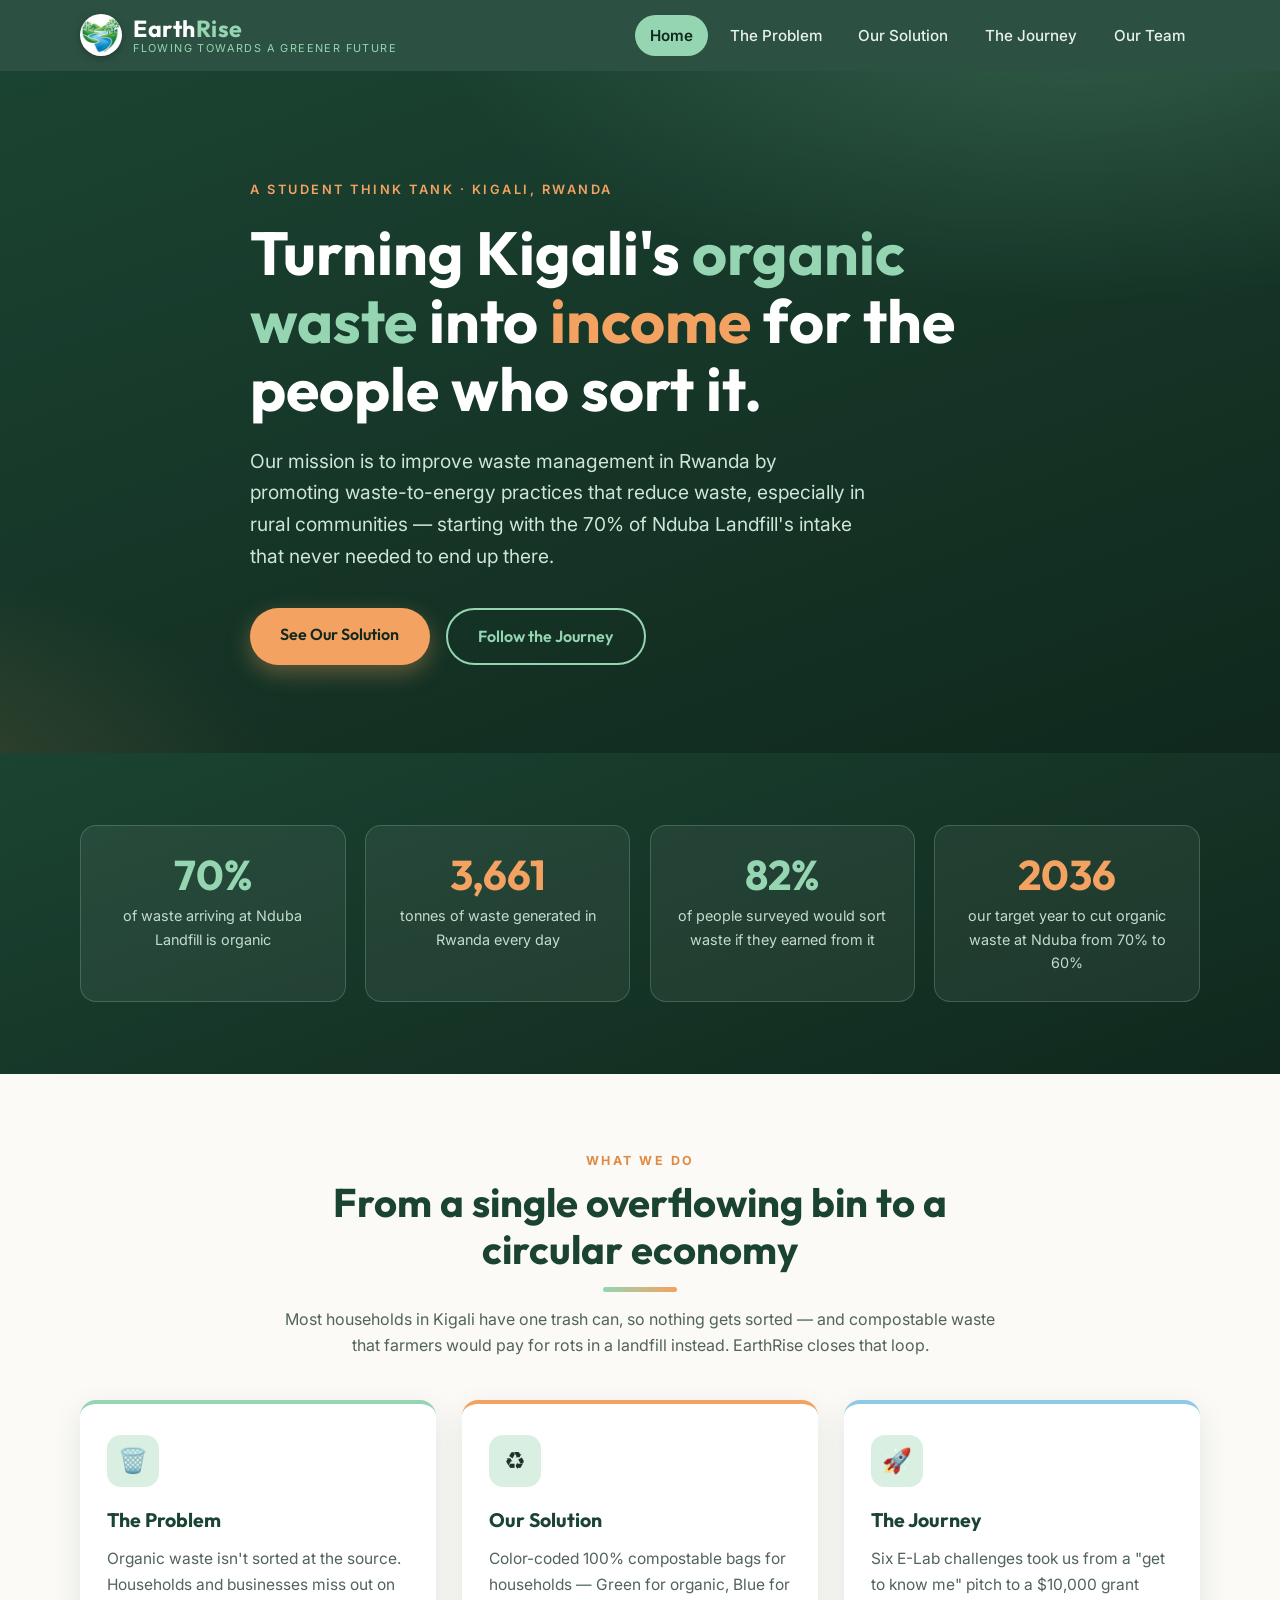
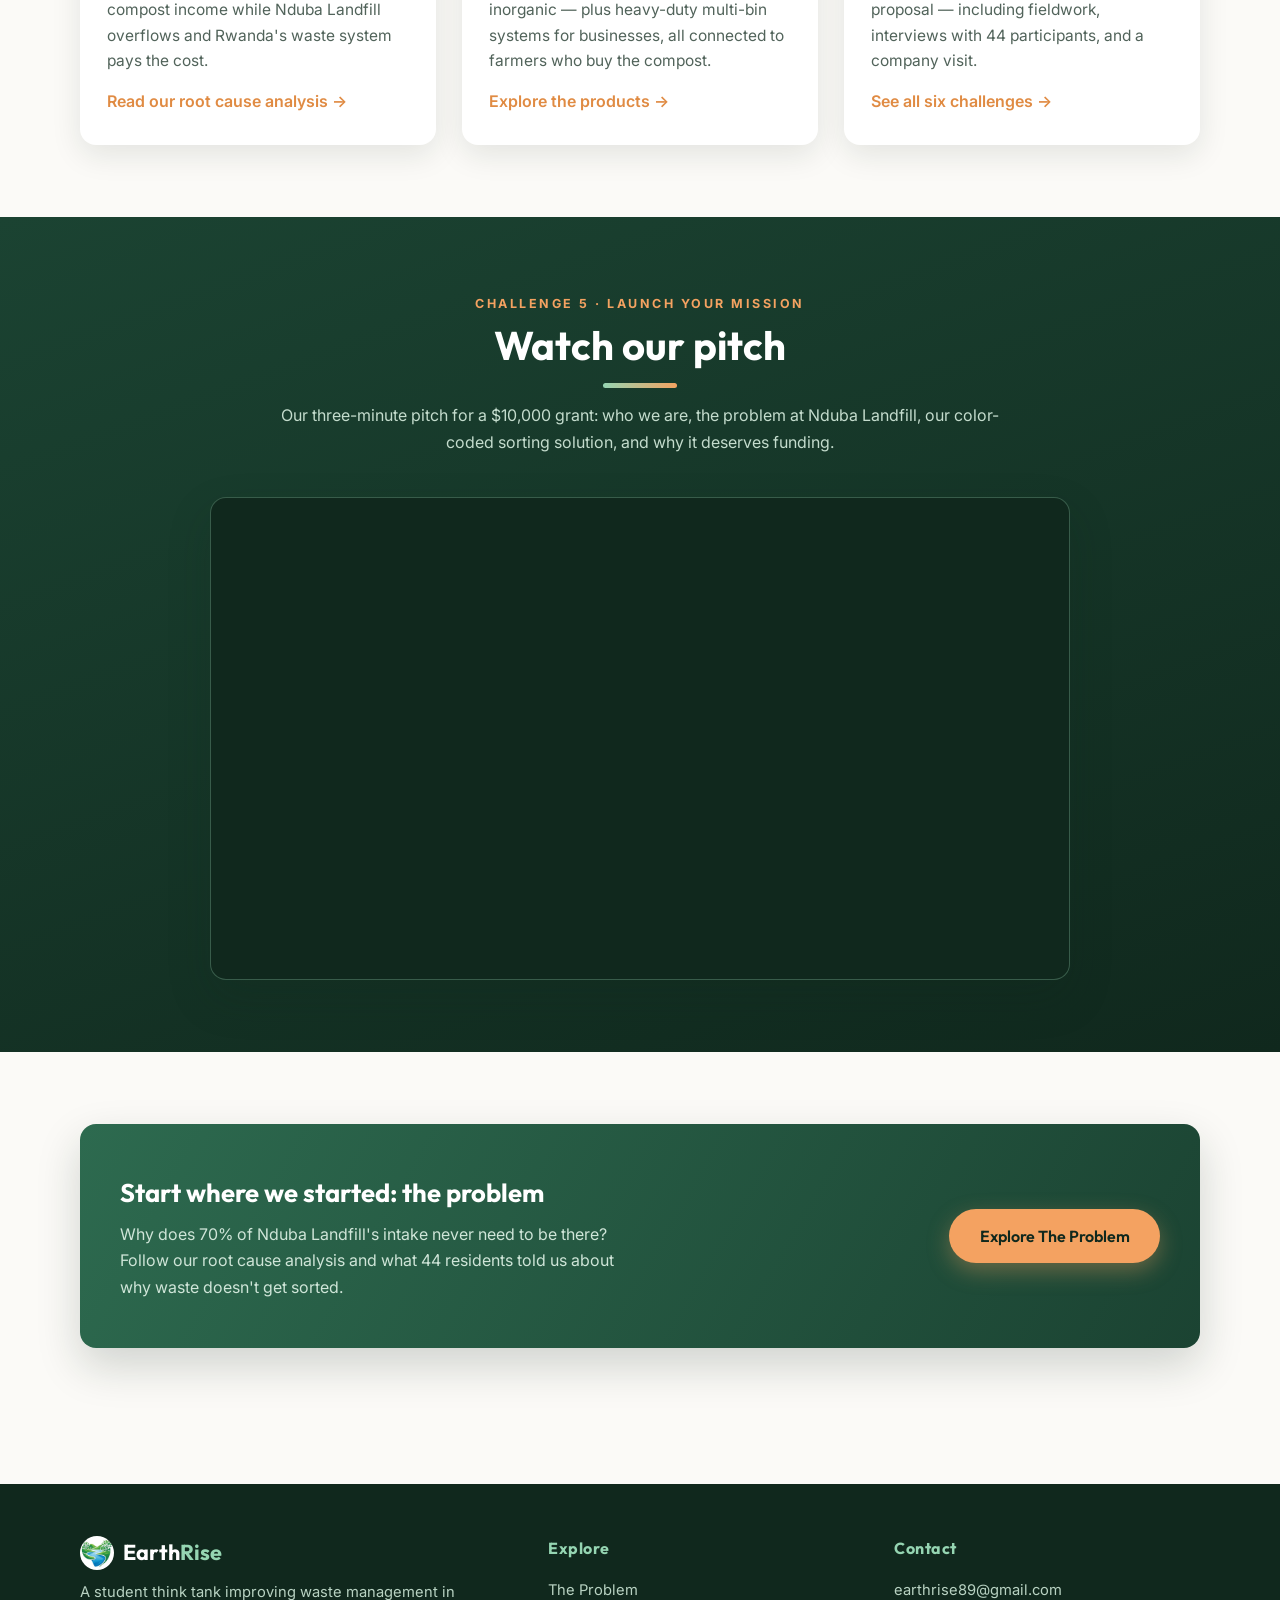
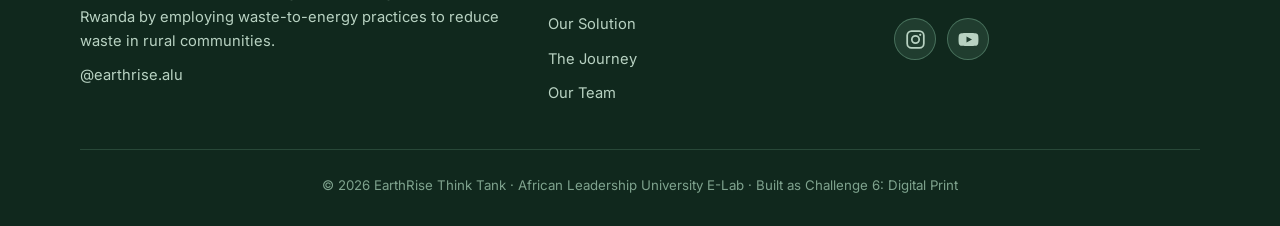
<file: index.html>
<!DOCTYPE html>
<html lang="en">
<head>
  <meta charset="UTF-8">
  <meta name="viewport" content="width=device-width, initial-scale=1.0">
  <title>EarthRise — Flowing Towards A Greener Future</title>
  <meta name="description" content="EarthRise is a student think tank tackling organic waste management in Kigali, Rwanda through color-coded compostable bags and multi-bin systems.">
  <link rel="preconnect" href="https://fonts.googleapis.com">
  <link rel="preconnect" href="https://fonts.gstatic.com" crossorigin>
  <link href="https://fonts.googleapis.com/css2?family=Outfit:wght@500;600;700&family=Inter:wght@400;500;600;700&display=swap" rel="stylesheet">
  <link rel="stylesheet" href="css/style.css">
  <link rel="icon" type="image/png" href="assets/images/logo-emblem.png">
</head>
<body>

  <header class="navbar" id="navbar">
    <div class="container nav-inner">
      <a class="brand" href="index.html">
        <img class="brand-logo" src="assets/images/logo-emblem.png" alt="EarthRise logo">
        <span class="brand-text">
          <span class="brand-name">Earth<span class="accent">Rise</span></span>
          <span class="brand-tag">Flowing Towards A Greener Future</span>
        </span>
      </a>
      <button class="nav-toggle" id="navToggle" aria-label="Menu" aria-expanded="false">
        <span></span><span></span><span></span>
      </button>
      <nav class="nav-links" id="navLinks">
        <a href="index.html" class="active">Home</a>
        <a href="problem.html">The Problem</a>
        <a href="solution.html">Our Solution</a>
        <a href="journey.html">The Journey</a>
        <a href="team.html">Our Team</a>
      </nav>
    </div>
  </header>

  <section class="hero">
    <div class="container hero-inner">
      <span class="eyebrow">A Student Think Tank · Kigali, Rwanda</span>
      <h1>Turning Kigali's <span class="hl">organic waste</span> into <span class="hl-gold">income</span> for the people who sort it.</h1>
      <p class="lead">Our mission is to improve waste management in Rwanda by promoting waste-to-energy practices that reduce waste, especially in rural communities — starting with the 70% of Nduba Landfill's intake that never needed to end up there.</p>
      <div class="btn-row">
        <a href="solution.html" class="btn btn-gold">See Our Solution</a>
        <a href="journey.html" class="btn btn-outline">Follow the Journey</a>
      </div>
    </div>
  </section>

  <section class="section dark">
    <div class="container">
      <div class="stats">
        <div class="stat reveal">
          <div class="num">70%</div>
          <div class="label">of waste arriving at Nduba Landfill is organic</div>
        </div>
        <div class="stat reveal delay-1">
          <div class="num gold">3,661</div>
          <div class="label">tonnes of waste generated in Rwanda every day</div>
        </div>
        <div class="stat reveal delay-2">
          <div class="num">82%</div>
          <div class="label">of people surveyed would sort waste if they earned from it</div>
        </div>
        <div class="stat reveal delay-3">
          <div class="num gold">2036</div>
          <div class="label">our target year to cut organic waste at Nduba from 70% to 60%</div>
        </div>
      </div>
    </div>
  </section>

  <section class="section">
    <div class="container">
      <div class="section-head center reveal">
        <span class="kicker">What we do</span>
        <h2>From a single overflowing bin to a circular economy</h2>
        <p>Most households in Kigali have one trash can, so nothing gets sorted — and compostable waste that farmers would pay for rots in a landfill instead. EarthRise closes that loop.</p>
      </div>
      <div class="card-grid">
        <article class="card reveal">
          <div class="icon">🗑️</div>
          <h3>The Problem</h3>
          <p>Organic waste isn't sorted at the source. Households and businesses miss out on compost income while Nduba Landfill overflows and Rwanda's waste system pays the cost.</p>
          <a class="card-link" href="problem.html">Read our root cause analysis →</a>
        </article>
        <article class="card gold-top reveal delay-1">
          <div class="icon">♻️</div>
          <h3>Our Solution</h3>
          <p>Color-coded 100% compostable bags for households — Green for organic, Blue for inorganic — plus heavy-duty multi-bin systems for businesses, all connected to farmers who buy the compost.</p>
          <a class="card-link" href="solution.html">Explore the products →</a>
        </article>
        <article class="card blue-top reveal delay-2">
          <div class="icon">🚀</div>
          <h3>The Journey</h3>
          <p>Six E-Lab challenges took us from a "get to know me" pitch to a $10,000 grant proposal — including fieldwork, interviews with 44 participants, and a company visit.</p>
          <a class="card-link" href="journey.html">See all six challenges →</a>
        </article>
      </div>
    </div>
  </section>

  <section class="section dark" id="pitch">
    <div class="container">
      <div class="section-head center reveal">
        <span class="kicker">Challenge 5 · Launch Your Mission</span>
        <h2>Watch our pitch</h2>
        <p>Our three-minute pitch for a $10,000 grant: who we are, the problem at Nduba Landfill, our color-coded sorting solution, and why it deserves funding.</p>
      </div>
      <div class="video-wrap reveal">
        <!-- Paste the YouTube video ID (the part after watch?v=) into data-yt -->
        <div class="video-frame yt-embed" data-yt="YK34vrjQMMw" data-title="EarthRise Pitch — Launch Your Mission"></div>
      </div>
    </div>
  </section>

  <section class="section">
    <div class="container">
      <div class="cta-band reveal">
        <div>
          <h3>Start where we started: the problem</h3>
          <p>Why does 70% of Nduba Landfill's intake never need to be there? Follow our root cause analysis and what 44 residents told us about why waste doesn't get sorted.</p>
        </div>
        <a href="problem.html" class="btn btn-gold">Explore The Problem</a>
      </div>
    </div>
  </section>

  <footer>
    <div class="container">
      <div class="footer-grid">
        <div>
          <div class="footer-brand"><img class="footer-logo" src="assets/images/logo-emblem.png" alt=""><span>Earth<span class="accent">Rise</span></span></div>
          <p>A student think tank improving waste management in Rwanda by employing waste-to-energy practices to reduce waste in rural communities.</p>
          <p style="margin-top:0.6rem;">@earthrise.alu</p>
        </div>
        <div>
          <h4>Explore</h4>
          <ul>
            <li><a href="problem.html">The Problem</a></li>
            <li><a href="solution.html">Our Solution</a></li>
            <li><a href="journey.html">The Journey</a></li>
            <li><a href="team.html">Our Team</a></li>
          </ul>
        </div>
        <div>
          <h4>Contact</h4>
          <ul>
            <li><a href="mailto:earthrise89@gmail.com">earthrise89@gmail.com</a></li>
          </ul>
          <div class="social-row">
            <a class="social-btn" href="https://www.instagram.com/earthrise.alu/" target="_blank" rel="noopener" aria-label="EarthRise on Instagram" title="@earthrise.alu on Instagram">
              <svg viewBox="0 0 24 24" fill="none" stroke="currentColor" stroke-width="2" stroke-linecap="round"><rect x="2.5" y="2.5" width="19" height="19" rx="5"/><circle cx="12" cy="12" r="4.2"/><circle cx="17.4" cy="6.6" r="1.3" fill="currentColor" stroke="none"/></svg>
            </a>
            <a class="social-btn" href="https://www.youtube.com/@EarthRise-f3w" target="_blank" rel="noopener" aria-label="EarthRise on YouTube" title="EarthRise on YouTube">
              <svg viewBox="0 0 24 24" fill="currentColor"><path d="M23.1 7.5a3.6 3.6 0 0 0-.9-1.7c-.7-.7-1.5-1-2.5-1C17 4.5 12 4.5 12 4.5s-5 0-7.7.3c-1 .1-1.8.3-2.5 1a3.6 3.6 0 0 0-.9 1.7A38 38 0 0 0 .6 12a38 38 0 0 0 .3 4.5c.1.7.4 1.3.9 1.7.7.7 1.6 1 2.7 1 2 .2 7.5.3 7.5.3s5 0 7.7-.3c1-.1 1.8-.3 2.5-1 .5-.4.8-1 .9-1.7a38 38 0 0 0 .3-4.5 38 38 0 0 0-.3-4.5zM9.7 15.4V8.6l6.3 3.4-6.3 3.4z"/></svg>
            </a>
          </div>
        </div>
      </div>
      <div class="footer-bottom">© 2026 EarthRise Think Tank · African Leadership University E-Lab · Built as Challenge 6: Digital Print</div>
    </div>
  </footer>

  <script src="js/main.js"></script>
</body>
</html>
</file>
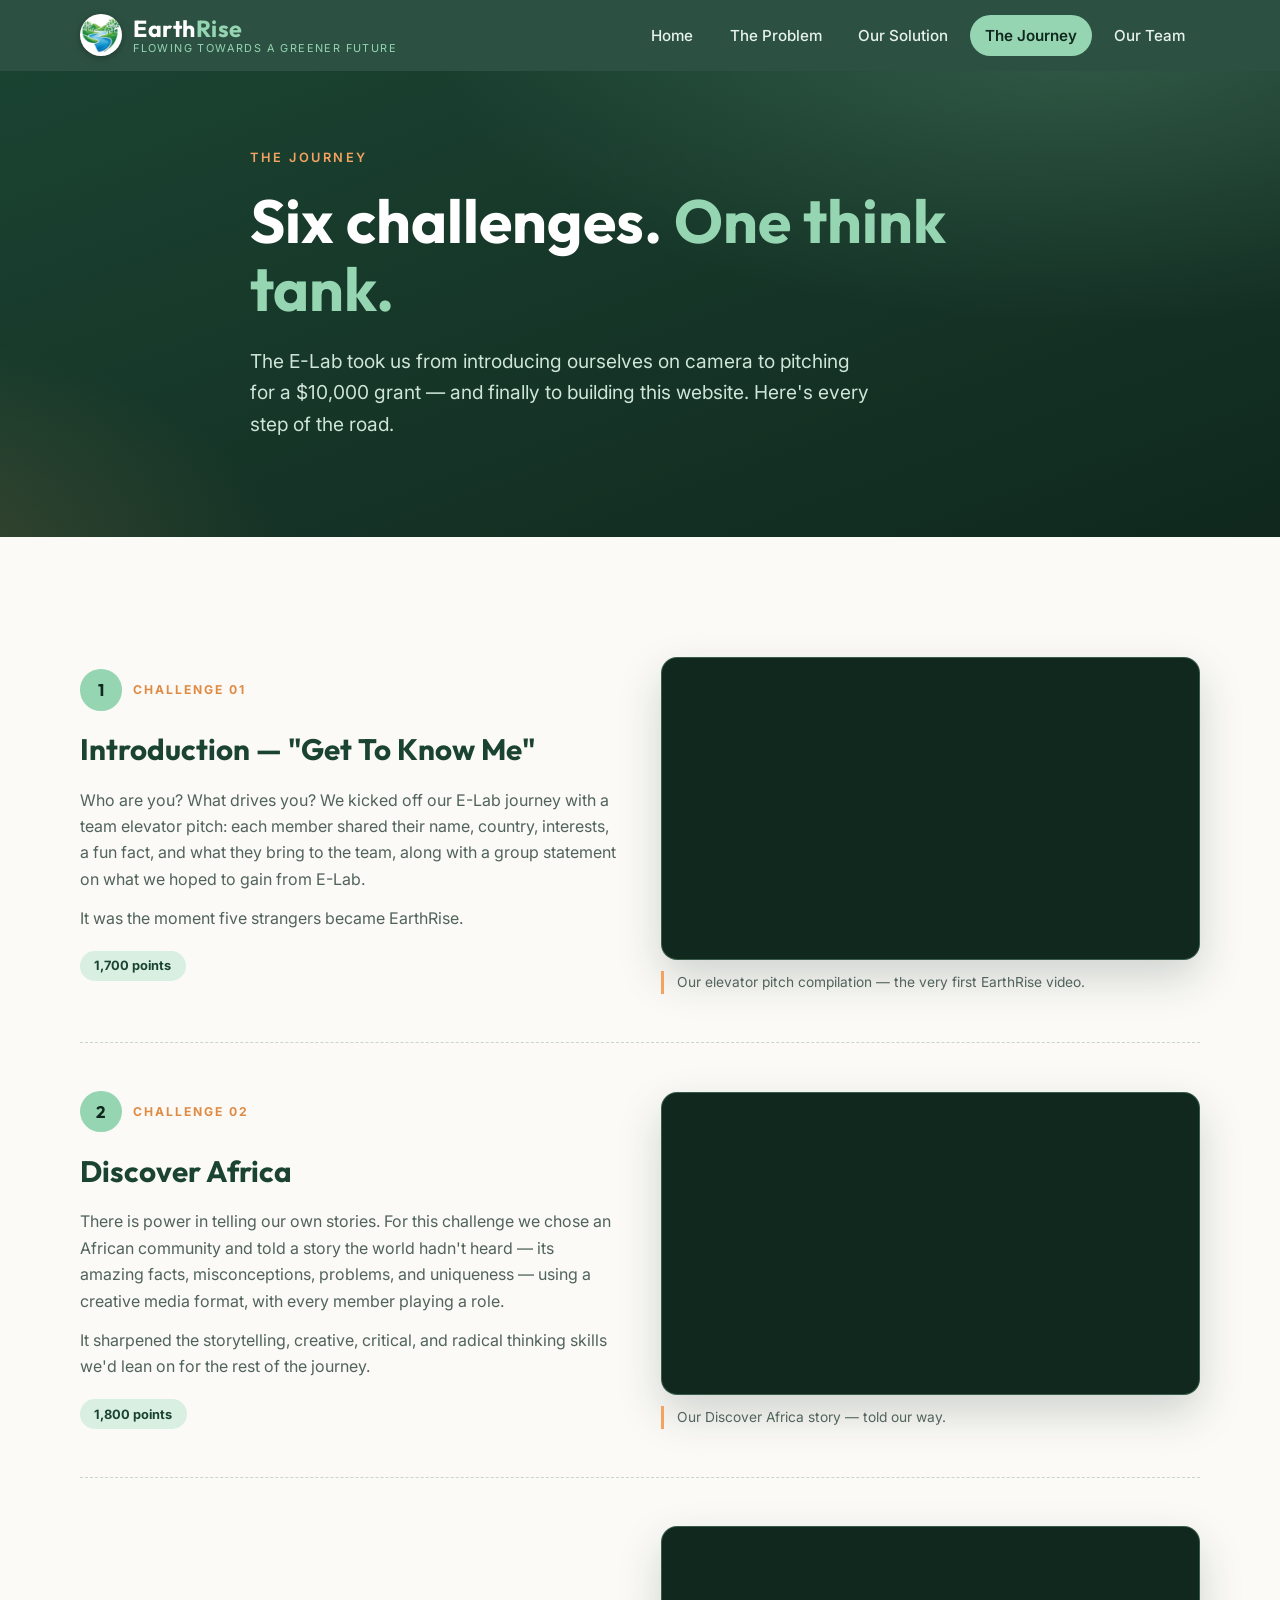
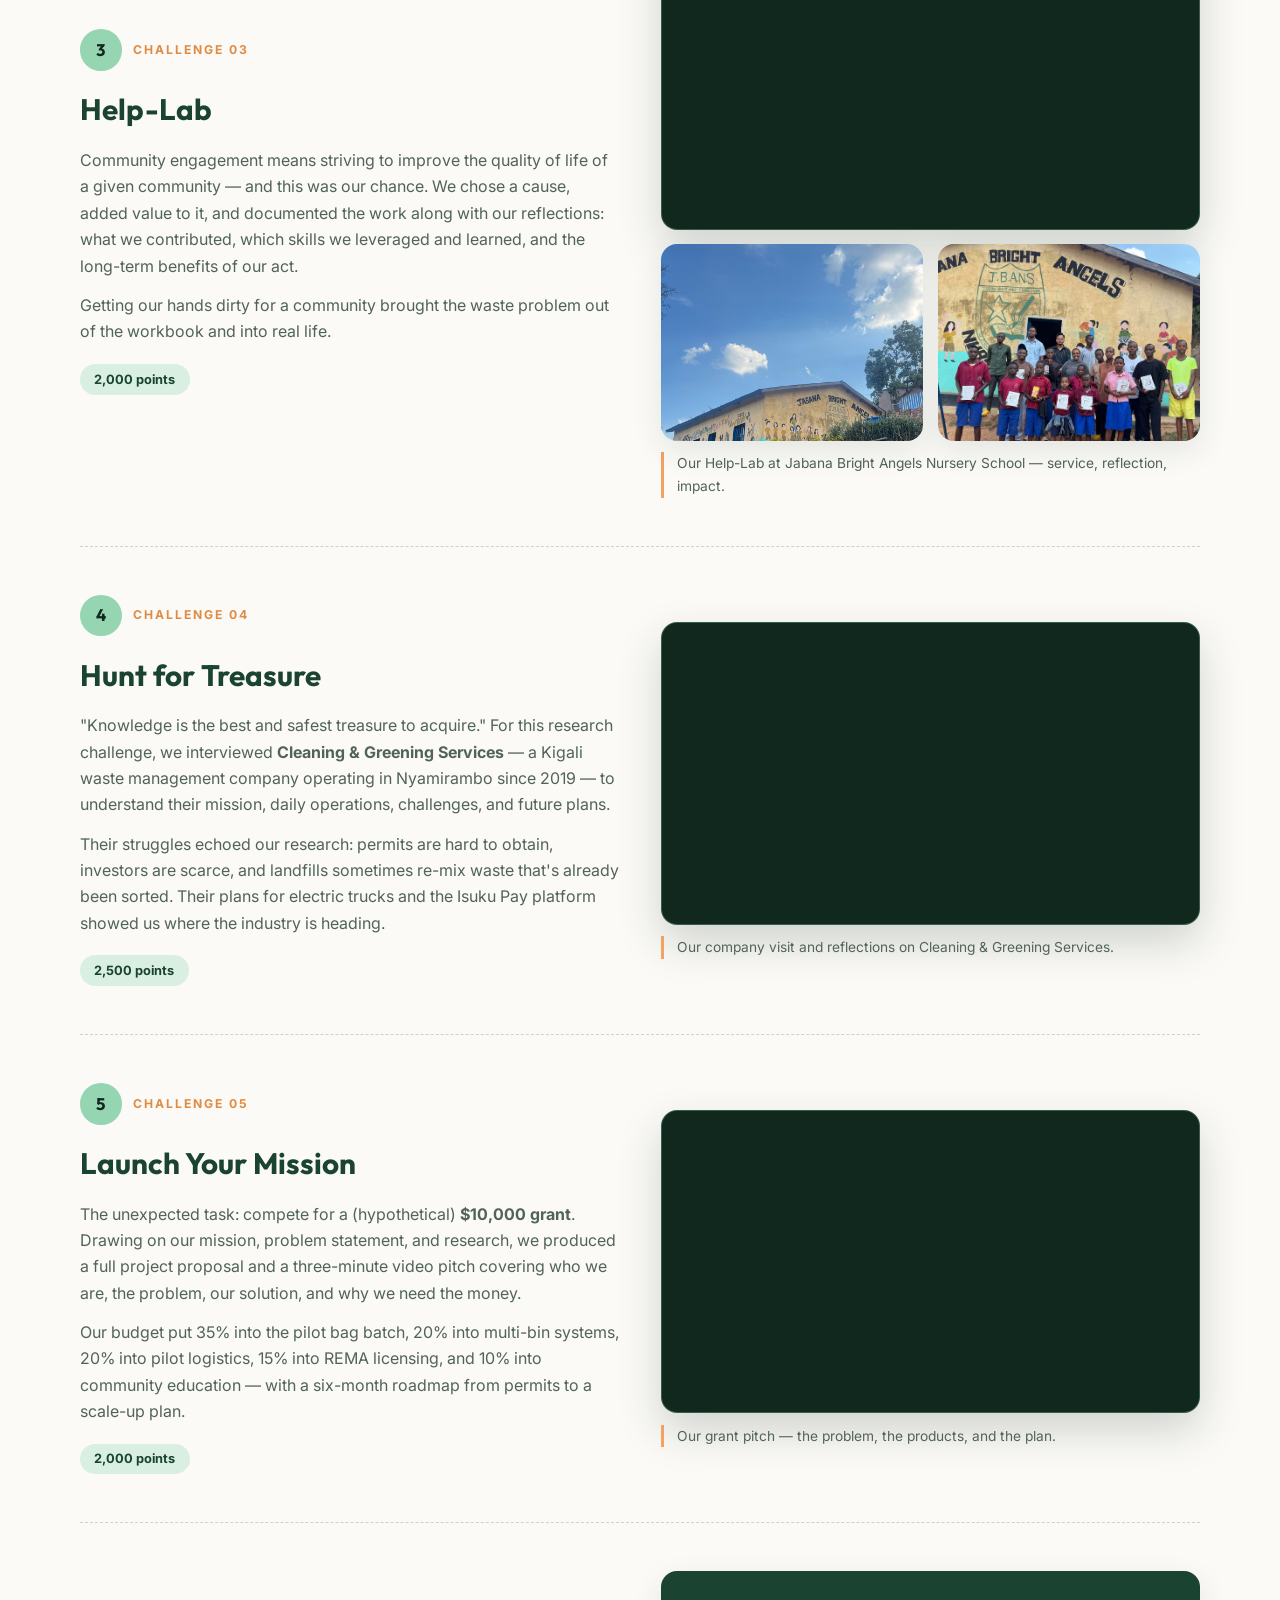
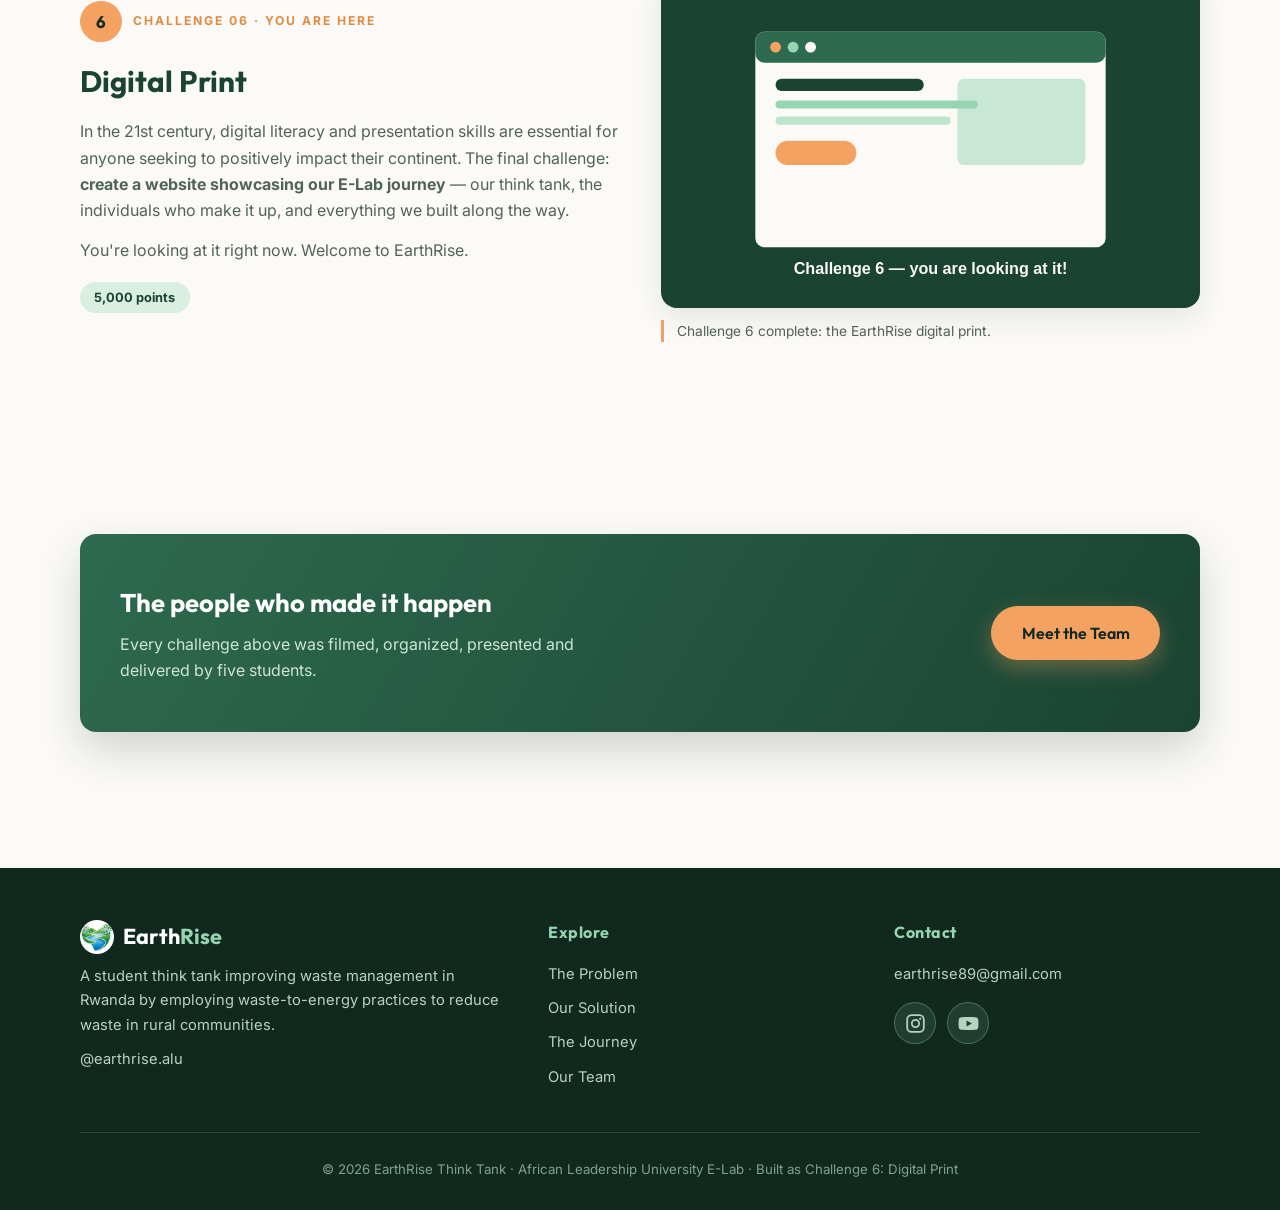
<file: journey.html>
<!DOCTYPE html>
<html lang="en">
<head>
  <meta charset="UTF-8">
  <meta name="viewport" content="width=device-width, initial-scale=1.0">
  <title>The Journey — EarthRise</title>
  <meta name="description" content="All six E-Lab challenges of the EarthRise think tank — from the first elevator pitch to this very website.">
  <link rel="preconnect" href="https://fonts.googleapis.com">
  <link rel="preconnect" href="https://fonts.gstatic.com" crossorigin>
  <link href="https://fonts.googleapis.com/css2?family=Outfit:wght@500;600;700&family=Inter:wght@400;500;600;700&display=swap" rel="stylesheet">
  <link rel="stylesheet" href="css/style.css">
  <link rel="icon" type="image/png" href="assets/images/logo-emblem.png">
</head>
<body>

  <header class="navbar" id="navbar">
    <div class="container nav-inner">
      <a class="brand" href="index.html">
        <img class="brand-logo" src="assets/images/logo-emblem.png" alt="EarthRise logo">
        <span class="brand-text">
          <span class="brand-name">Earth<span class="accent">Rise</span></span>
          <span class="brand-tag">Flowing Towards A Greener Future</span>
        </span>
      </a>
      <button class="nav-toggle" id="navToggle" aria-label="Menu" aria-expanded="false">
        <span></span><span></span><span></span>
      </button>
      <nav class="nav-links" id="navLinks">
        <a href="index.html">Home</a>
        <a href="problem.html">The Problem</a>
        <a href="solution.html">Our Solution</a>
        <a href="journey.html" class="active">The Journey</a>
        <a href="team.html">Our Team</a>
      </nav>
    </div>
  </header>

  <section class="hero page-hero">
    <div class="container hero-inner">
      <span class="eyebrow">The Journey</span>
      <h1>Six challenges. <span class="hl">One think tank.</span></h1>
      <p class="lead">The E-Lab took us from introducing ourselves on camera to pitching for a $10,000 grant — and finally to building this website. Here's every step of the road.</p>
    </div>
  </section>

  <section class="section">
    <div class="container">

      <article class="challenge reveal">
        <div>
          <div class="challenge-num"><span class="n">1</span><span class="tag">Challenge 01</span></div>
          <h3>Introduction — "Get To Know Me"</h3>
          <p>Who are you? What drives you? We kicked off our E-Lab journey with a team elevator pitch: each member shared their name, country, interests, a fun fact, and what they bring to the team, along with a group statement on what we hoped to gain from E-Lab.</p>
          <p>It was the moment five strangers became EarthRise.</p>
          <span class="points">1,700 points</span>
        </div>
        <figure class="challenge-media">
          <!-- Paste the YouTube video ID (the part after watch?v=) into data-yt -->
          <div class="video-frame yt-embed" data-yt="2ZuxZocvuTU" data-title="Challenge 1 — Introduction"></div>
          <figcaption>Our elevator pitch compilation — the very first EarthRise video.</figcaption>
        </figure>
      </article>

      <article class="challenge flip reveal">
        <div>
          <div class="challenge-num"><span class="n">2</span><span class="tag">Challenge 02</span></div>
          <h3>Discover Africa</h3>
          <p>There is power in telling our own stories. For this challenge we chose an African community and told a story the world hadn't heard — its amazing facts, misconceptions, problems, and uniqueness — using a creative media format, with every member playing a role.</p>
          <p>It sharpened the storytelling, creative, critical, and radical thinking skills we'd lean on for the rest of the journey.</p>
          <span class="points">1,800 points</span>
        </div>
        <figure class="challenge-media">
          <div class="video-frame yt-embed" data-yt="i-0USYxygxA" data-title="Challenge 2 — Discover Africa"></div>
          <figcaption>Our Discover Africa story — told our way.</figcaption>
        </figure>
      </article>

      <article class="challenge reveal">
        <div>
          <div class="challenge-num"><span class="n">3</span><span class="tag">Challenge 03</span></div>
          <h3>Help-Lab</h3>
          <p>Community engagement means striving to improve the quality of life of a given community — and this was our chance. We chose a cause, added value to it, and documented the work along with our reflections: what we contributed, which skills we leveraged and learned, and the long-term benefits of our act.</p>
          <p>Getting our hands dirty for a community brought the waste problem out of the workbook and into real life.</p>
          <span class="points">2,000 points</span>
        </div>
        <figure class="challenge-media">
          <div class="video-frame yt-embed" data-yt="b39J9W93CSQ" data-title="Challenge 3 — Help-Lab"></div>
          <div class="media-gallery">
            <div class="img-frame"><img src="assets/images/challenge3-school.jpg" alt="Jabana Bright Angels Nursery School, Kigali"></div>
            <div class="img-frame"><img src="assets/images/challenge3-group.jpg" alt="The EarthRise team with pupils holding donated school supplies at Jabana Bright Angels"></div>
          </div>
          <figcaption>Our Help-Lab at Jabana Bright Angels Nursery School — service, reflection, impact.</figcaption>
        </figure>
      </article>

      <article class="challenge flip reveal">
        <div>
          <div class="challenge-num"><span class="n">4</span><span class="tag">Challenge 04</span></div>
          <h3>Hunt for Treasure</h3>
          <p>"Knowledge is the best and safest treasure to acquire." For this research challenge, we interviewed <strong>Cleaning &amp; Greening Services</strong> — a Kigali waste management company operating in Nyamirambo since 2019 — to understand their mission, daily operations, challenges, and future plans.</p>
          <p>Their struggles echoed our research: permits are hard to obtain, investors are scarce, and landfills sometimes re-mix waste that's already been sorted. Their plans for electric trucks and the Isuku Pay platform showed us where the industry is heading.</p>
          <span class="points">2,500 points</span>
        </div>
        <figure class="challenge-media">
          <div class="video-frame yt-embed" data-yt="wu6bIK5umkI" data-title="Challenge 4 — Hunt for Treasure"></div>
          <figcaption>Our company visit and reflections on Cleaning &amp; Greening Services.</figcaption>
        </figure>
      </article>

      <article class="challenge reveal">
        <div>
          <div class="challenge-num"><span class="n">5</span><span class="tag">Challenge 05</span></div>
          <h3>Launch Your Mission</h3>
          <p>The unexpected task: compete for a (hypothetical) <strong>$10,000 grant</strong>. Drawing on our mission, problem statement, and research, we produced a full project proposal and a three-minute video pitch covering who we are, the problem, our solution, and why we need the money.</p>
          <p>Our budget put 35% into the pilot bag batch, 20% into multi-bin systems, 20% into pilot logistics, 15% into REMA licensing, and 10% into community education — with a six-month roadmap from permits to a scale-up plan.</p>
          <span class="points">2,000 points</span>
        </div>
        <figure class="challenge-media">
          <div class="video-frame yt-embed" data-yt="YK34vrjQMMw" data-title="Challenge 5 — Launch Your Mission"></div>
          <figcaption>Our grant pitch — the problem, the products, and the plan.</figcaption>
        </figure>
      </article>

      <article class="challenge flip current reveal">
        <div>
          <div class="challenge-num"><span class="n">6</span><span class="tag">Challenge 06 · You are here</span></div>
          <h3>Digital Print</h3>
          <p>In the 21st century, digital literacy and presentation skills are essential for anyone seeking to positively impact their continent. The final challenge: <strong>create a website showcasing our E-Lab journey</strong> — our think tank, the individuals who make it up, and everything we built along the way.</p>
          <p>You're looking at it right now. Welcome to EarthRise.</p>
          <span class="points">5,000 points</span>
        </div>
        <figure class="challenge-media">
          <div class="img-frame">
            <img src="assets/images/placeholder-website.svg" alt="This website — Challenge 6, Digital Print">
          </div>
          <figcaption>Challenge 6 complete: the EarthRise digital print.</figcaption>
        </figure>
      </article>

    </div>
  </section>

  <section class="section">
    <div class="container">
      <div class="cta-band reveal">
        <div>
          <h3>The people who made it happen</h3>
          <p>Every challenge above was filmed, organized, presented and delivered by five students.</p>
        </div>
        <a href="team.html" class="btn btn-gold">Meet the Team</a>
      </div>
    </div>
  </section>

  <footer>
    <div class="container">
      <div class="footer-grid">
        <div>
          <div class="footer-brand"><img class="footer-logo" src="assets/images/logo-emblem.png" alt=""><span>Earth<span class="accent">Rise</span></span></div>
          <p>A student think tank improving waste management in Rwanda by employing waste-to-energy practices to reduce waste in rural communities.</p>
          <p style="margin-top:0.6rem;">@earthrise.alu</p>
        </div>
        <div>
          <h4>Explore</h4>
          <ul>
            <li><a href="problem.html">The Problem</a></li>
            <li><a href="solution.html">Our Solution</a></li>
            <li><a href="journey.html">The Journey</a></li>
            <li><a href="team.html">Our Team</a></li>
          </ul>
        </div>
        <div>
          <h4>Contact</h4>
          <ul>
            <li><a href="mailto:earthrise89@gmail.com">earthrise89@gmail.com</a></li>
          </ul>
          <div class="social-row">
            <a class="social-btn" href="https://www.instagram.com/earthrise.alu/" target="_blank" rel="noopener" aria-label="EarthRise on Instagram" title="@earthrise.alu on Instagram">
              <svg viewBox="0 0 24 24" fill="none" stroke="currentColor" stroke-width="2" stroke-linecap="round"><rect x="2.5" y="2.5" width="19" height="19" rx="5"/><circle cx="12" cy="12" r="4.2"/><circle cx="17.4" cy="6.6" r="1.3" fill="currentColor" stroke="none"/></svg>
            </a>
            <a class="social-btn" href="https://www.youtube.com/@EarthRise-f3w" target="_blank" rel="noopener" aria-label="EarthRise on YouTube" title="EarthRise on YouTube">
              <svg viewBox="0 0 24 24" fill="currentColor"><path d="M23.1 7.5a3.6 3.6 0 0 0-.9-1.7c-.7-.7-1.5-1-2.5-1C17 4.5 12 4.5 12 4.5s-5 0-7.7.3c-1 .1-1.8.3-2.5 1a3.6 3.6 0 0 0-.9 1.7A38 38 0 0 0 .6 12a38 38 0 0 0 .3 4.5c.1.7.4 1.3.9 1.7.7.7 1.6 1 2.7 1 2 .2 7.5.3 7.5.3s5 0 7.7-.3c1-.1 1.8-.3 2.5-1 .5-.4.8-1 .9-1.7a38 38 0 0 0 .3-4.5 38 38 0 0 0-.3-4.5zM9.7 15.4V8.6l6.3 3.4-6.3 3.4z"/></svg>
            </a>
          </div>
        </div>
      </div>
      <div class="footer-bottom">© 2026 EarthRise Think Tank · African Leadership University E-Lab · Built as Challenge 6: Digital Print</div>
    </div>
  </footer>

  <script src="js/main.js"></script>
</body>
</html>
</file>
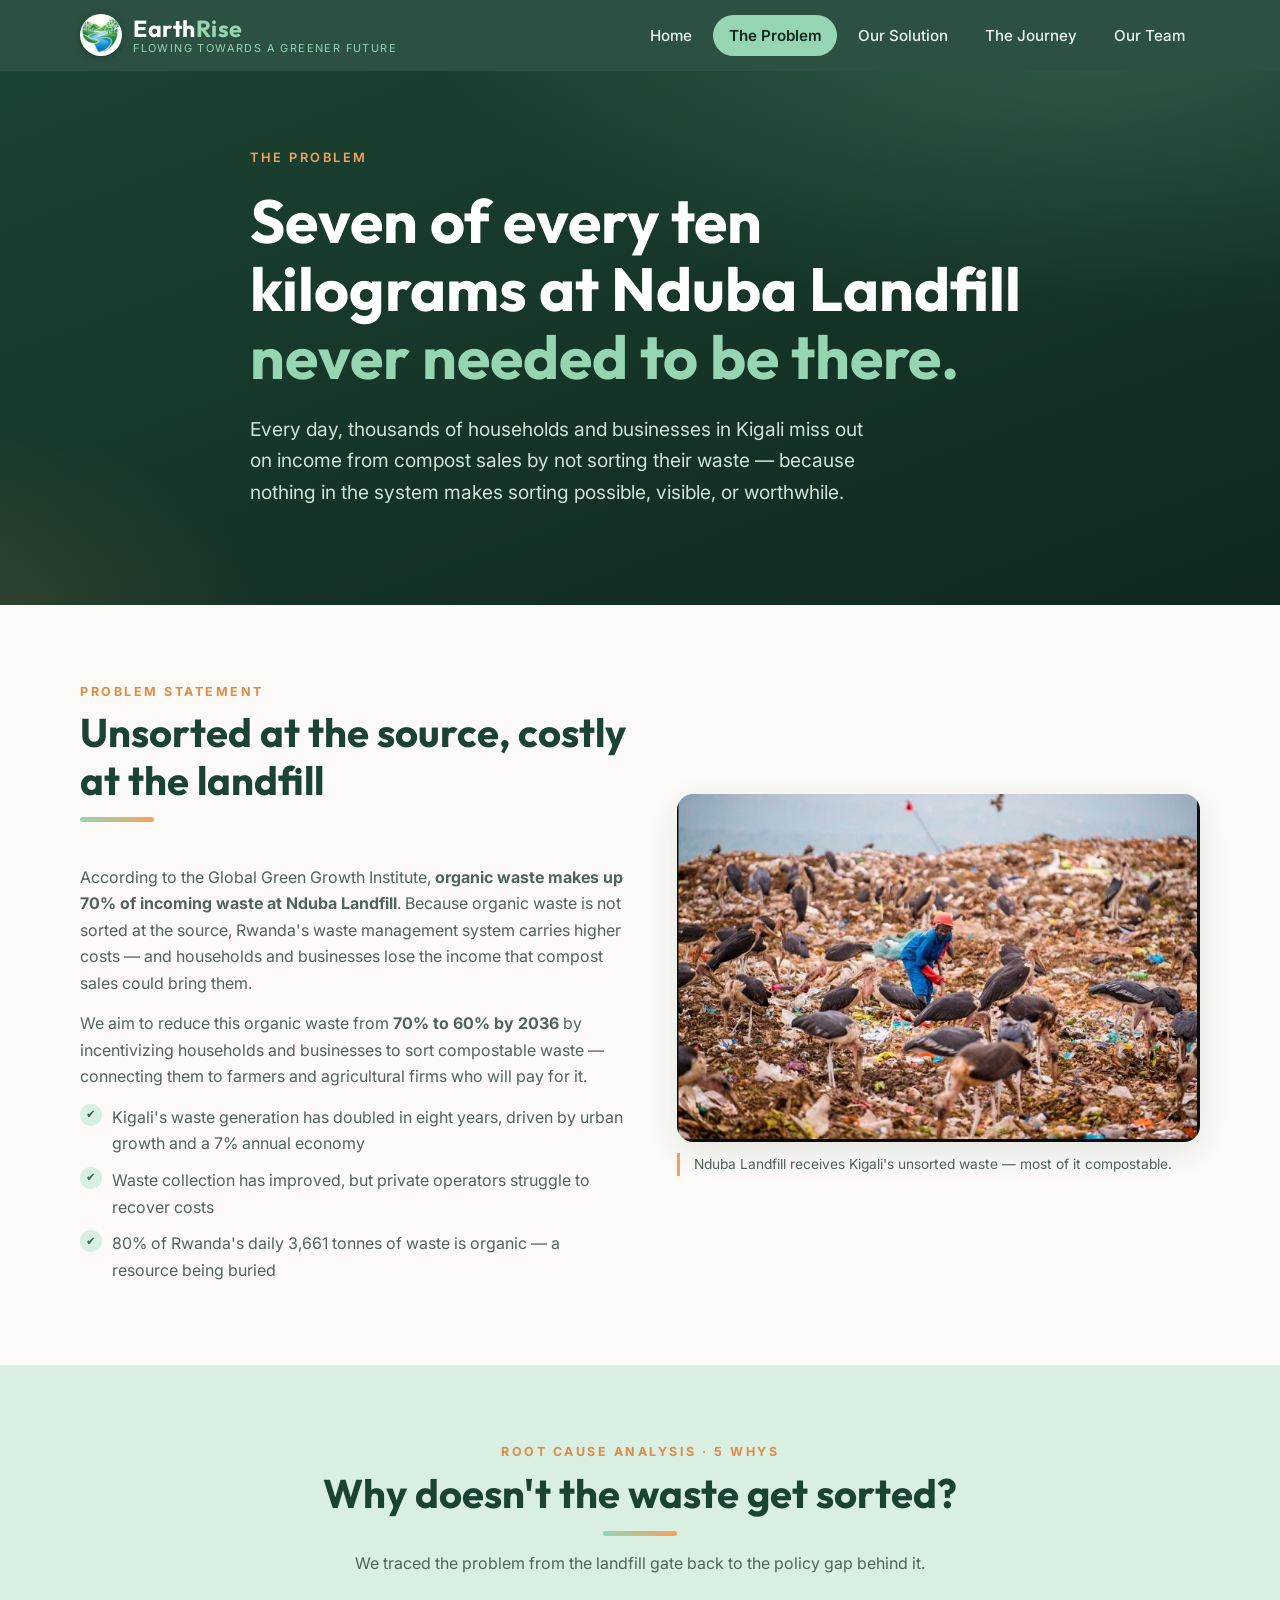
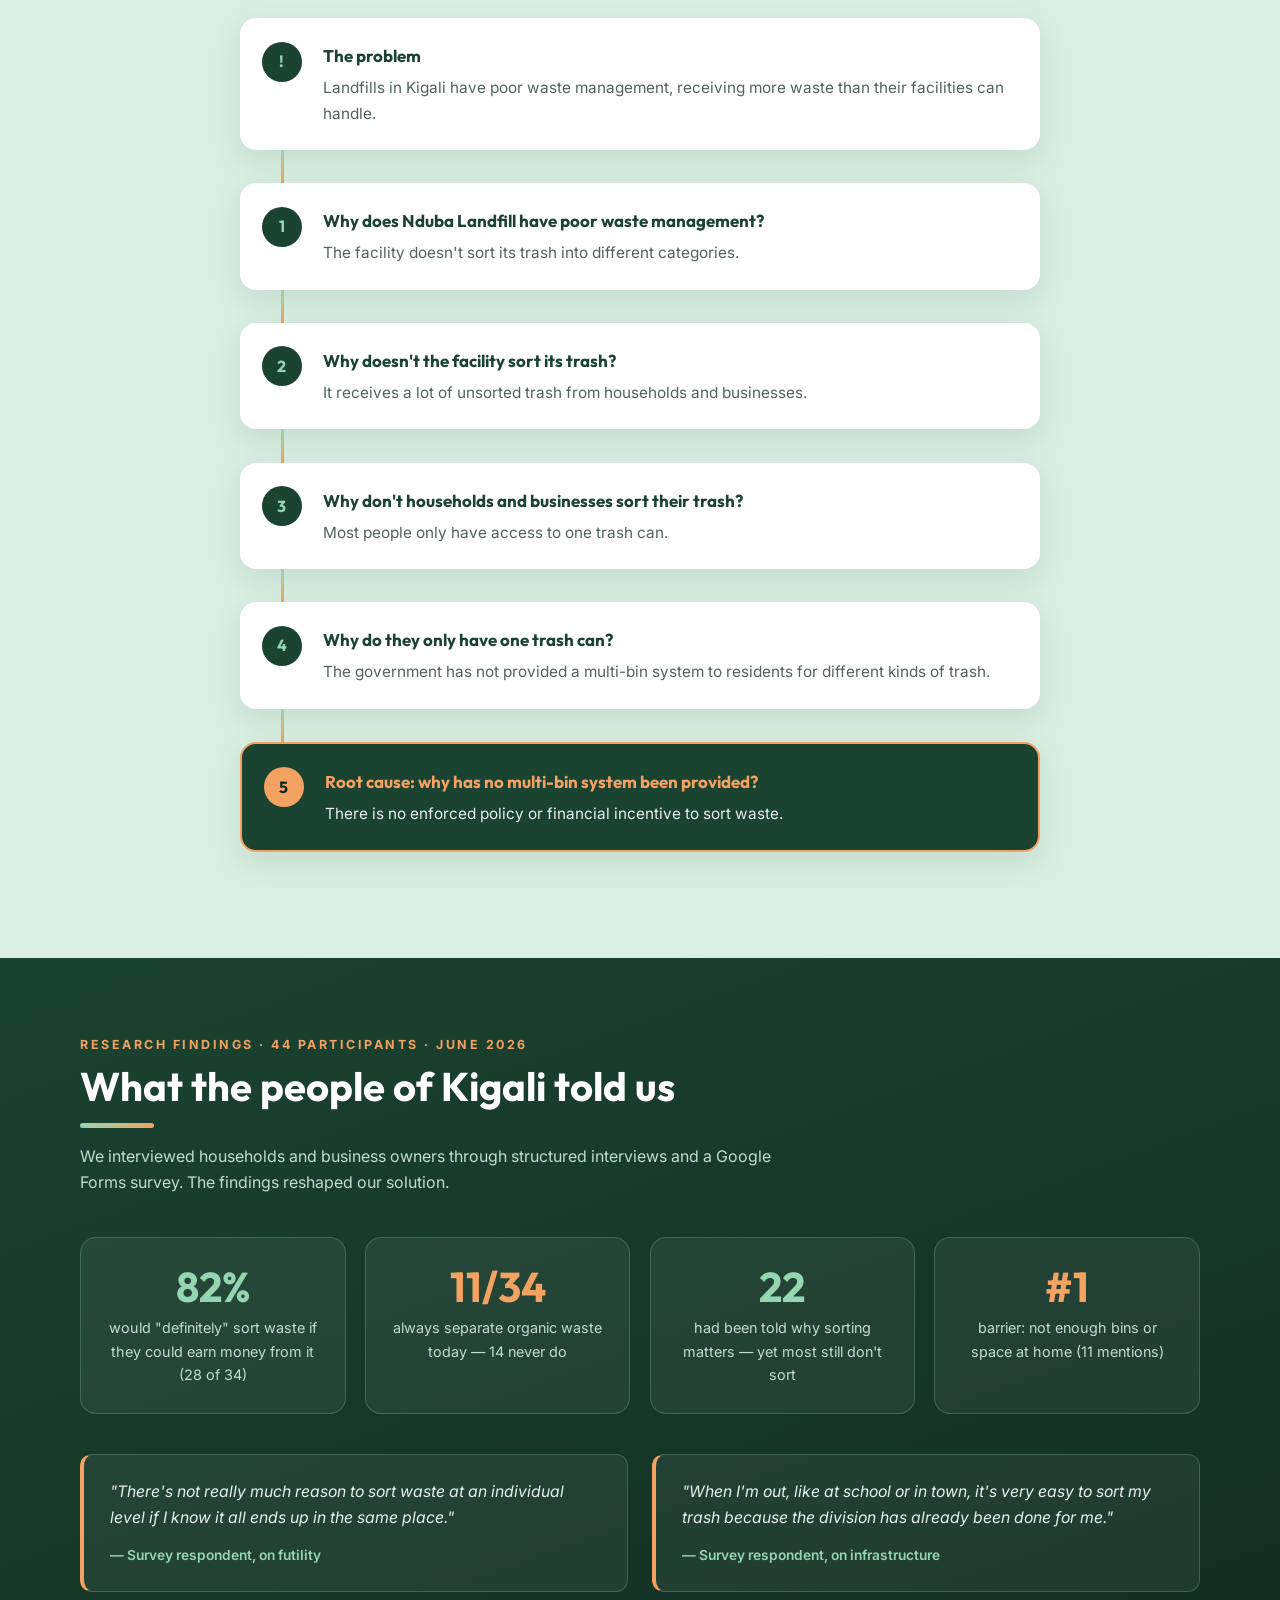
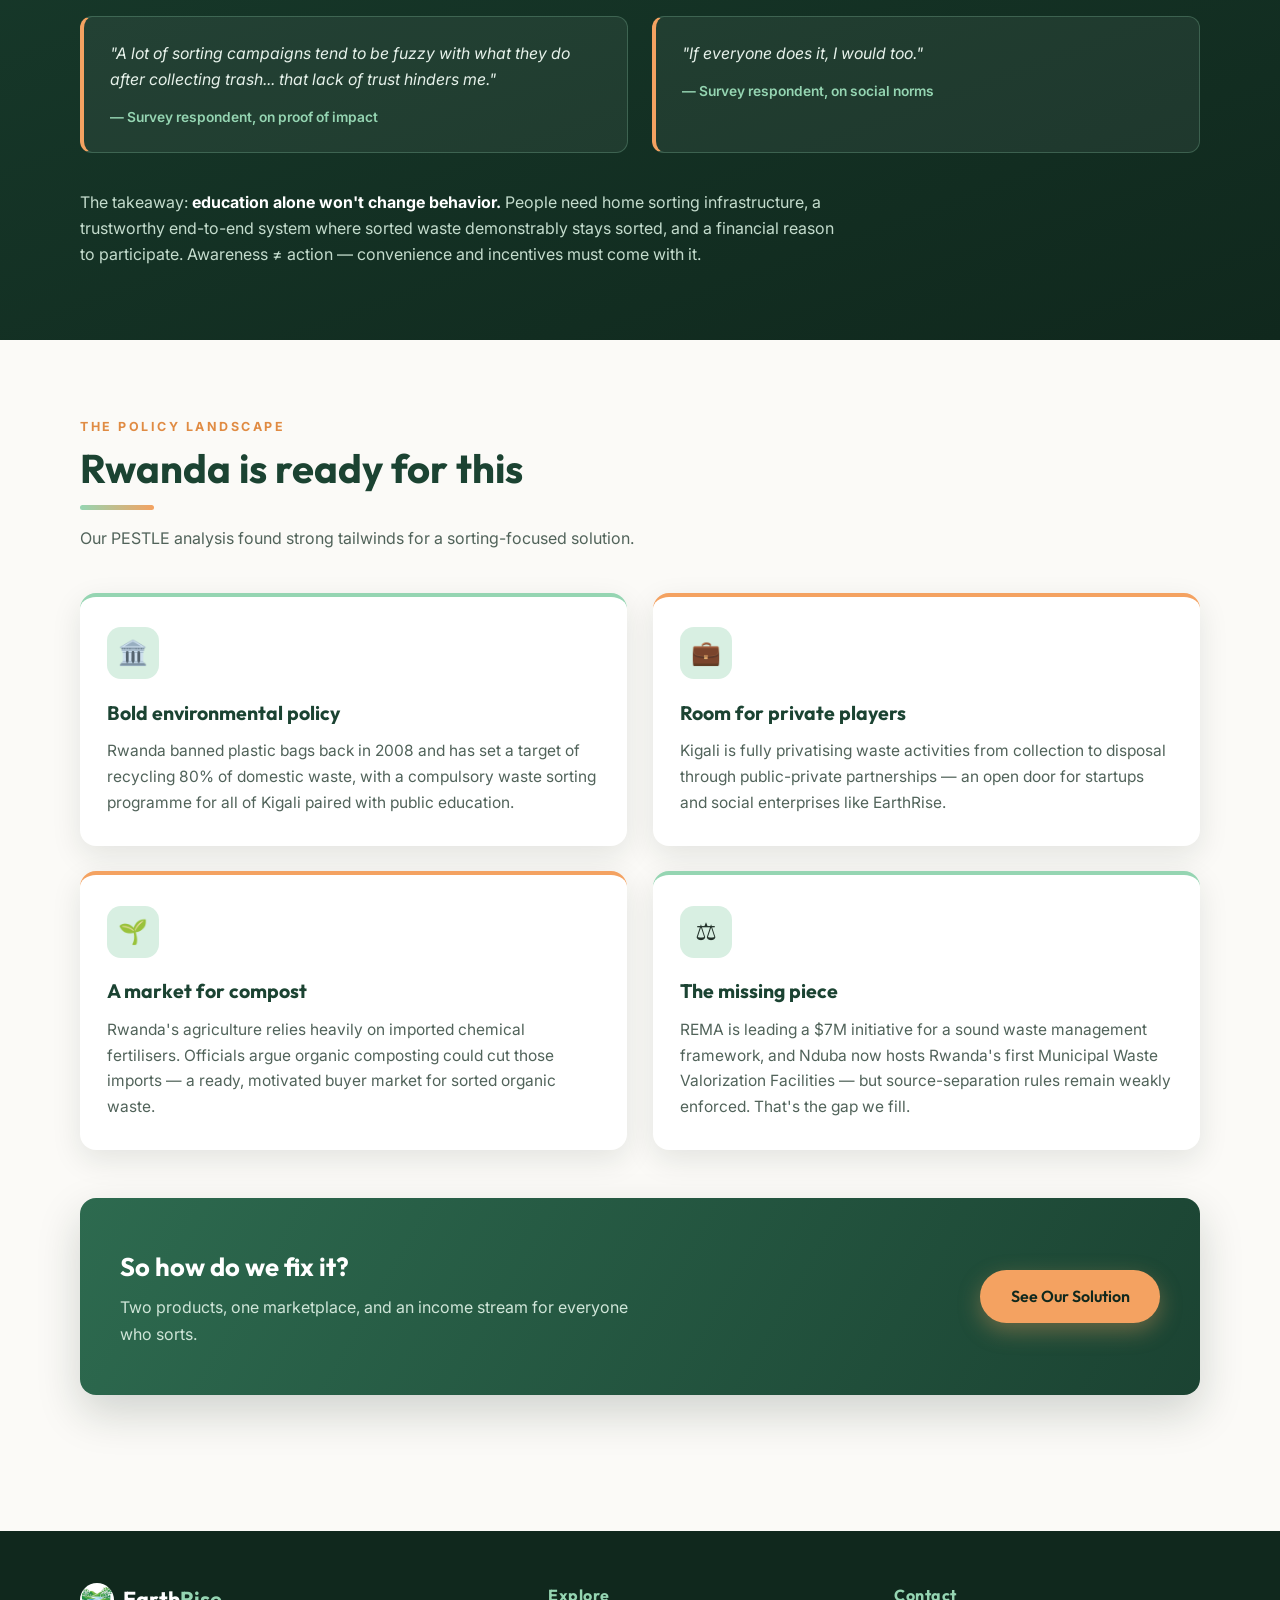
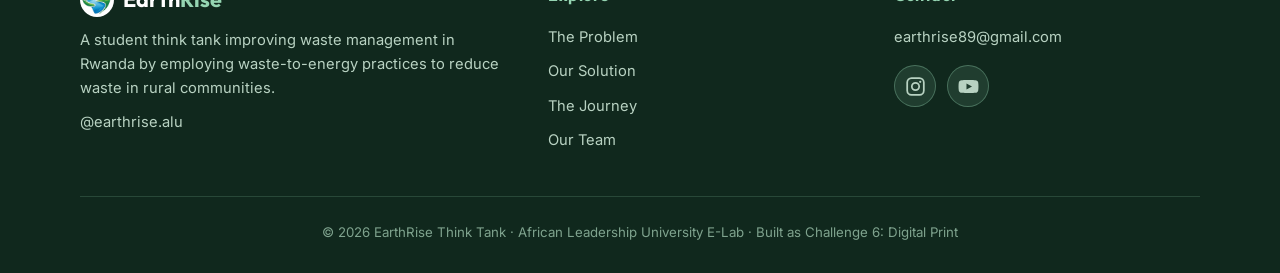
<file: problem.html>
<!DOCTYPE html>
<html lang="en">
<head>
  <meta charset="UTF-8">
  <meta name="viewport" content="width=device-width, initial-scale=1.0">
  <title>The Problem — EarthRise</title>
  <meta name="description" content="70% of the waste at Nduba Landfill is organic. EarthRise's root cause analysis and research into why Kigali's waste never gets sorted.">
  <link rel="preconnect" href="https://fonts.googleapis.com">
  <link rel="preconnect" href="https://fonts.gstatic.com" crossorigin>
  <link href="https://fonts.googleapis.com/css2?family=Outfit:wght@500;600;700&family=Inter:wght@400;500;600;700&display=swap" rel="stylesheet">
  <link rel="stylesheet" href="css/style.css">
  <link rel="icon" type="image/png" href="assets/images/logo-emblem.png">
</head>
<body>

  <header class="navbar" id="navbar">
    <div class="container nav-inner">
      <a class="brand" href="index.html">
        <img class="brand-logo" src="assets/images/logo-emblem.png" alt="EarthRise logo">
        <span class="brand-text">
          <span class="brand-name">Earth<span class="accent">Rise</span></span>
          <span class="brand-tag">Flowing Towards A Greener Future</span>
        </span>
      </a>
      <button class="nav-toggle" id="navToggle" aria-label="Menu" aria-expanded="false">
        <span></span><span></span><span></span>
      </button>
      <nav class="nav-links" id="navLinks">
        <a href="index.html">Home</a>
        <a href="problem.html" class="active">The Problem</a>
        <a href="solution.html">Our Solution</a>
        <a href="journey.html">The Journey</a>
        <a href="team.html">Our Team</a>
      </nav>
    </div>
  </header>

  <section class="hero page-hero">
    <div class="container hero-inner">
      <span class="eyebrow">The Problem</span>
      <h1>Seven of every ten kilograms at Nduba Landfill <span class="hl">never needed to be there.</span></h1>
      <p class="lead">Every day, thousands of households and businesses in Kigali miss out on income from compost sales by not sorting their waste — because nothing in the system makes sorting possible, visible, or worthwhile.</p>
    </div>
  </section>

  <section class="section">
    <div class="container">
      <div class="split">
        <div class="reveal">
          <div class="section-head">
            <span class="kicker">Problem statement</span>
            <h2>Unsorted at the source, costly at the landfill</h2>
          </div>
          <p>According to the Global Green Growth Institute, <strong>organic waste makes up 70% of incoming waste at Nduba Landfill</strong>. Because organic waste is not sorted at the source, Rwanda's waste management system carries higher costs — and households and businesses lose the income that compost sales could bring them.</p>
          <p>We aim to reduce this organic waste from <strong>70% to 60% by 2036</strong> by incentivizing households and businesses to sort compostable waste — connecting them to farmers and agricultural firms who will pay for it.</p>
          <ul class="checklist">
            <li>Kigali's waste generation has doubled in eight years, driven by urban growth and a 7% annual economy</li>
            <li>Waste collection has improved, but private operators struggle to recover costs</li>
            <li>80% of Rwanda's daily 3,661 tonnes of waste is organic — a resource being buried</li>
          </ul>
        </div>
        <figure class="figure reveal delay-1">
          <div class="img-frame">
            <img src="assets/images/nduba%20landfill%201.jpg" alt="A worker surrounded by marabou storks amid unsorted waste at Nduba Landfill, Kigali">
          </div>
          <figcaption>Nduba Landfill receives Kigali's unsorted waste — most of it compostable.</figcaption>
        </figure>
      </div>
    </div>
  </section>

  <section class="section tint">
    <div class="container">
      <div class="section-head center reveal">
        <span class="kicker">Root cause analysis · 5 Whys</span>
        <h2>Why doesn't the waste get sorted?</h2>
        <p>We traced the problem from the landfill gate back to the policy gap behind it.</p>
      </div>
      <div class="whys">
        <div class="why-step reveal">
          <span class="badge">!</span>
          <h4>The problem</h4>
          <p>Landfills in Kigali have poor waste management, receiving more waste than their facilities can handle.</p>
        </div>
        <div class="why-step reveal">
          <span class="badge">1</span>
          <h4>Why does Nduba Landfill have poor waste management?</h4>
          <p>The facility doesn't sort its trash into different categories.</p>
        </div>
        <div class="why-step reveal">
          <span class="badge">2</span>
          <h4>Why doesn't the facility sort its trash?</h4>
          <p>It receives a lot of unsorted trash from households and businesses.</p>
        </div>
        <div class="why-step reveal">
          <span class="badge">3</span>
          <h4>Why don't households and businesses sort their trash?</h4>
          <p>Most people only have access to one trash can.</p>
        </div>
        <div class="why-step reveal">
          <span class="badge">4</span>
          <h4>Why do they only have one trash can?</h4>
          <p>The government has not provided a multi-bin system to residents for different kinds of trash.</p>
        </div>
        <div class="why-step root reveal">
          <span class="badge">5</span>
          <h4>Root cause: why has no multi-bin system been provided?</h4>
          <p>There is no enforced policy or financial incentive to sort waste.</p>
        </div>
      </div>
    </div>
  </section>

  <section class="section dark">
    <div class="container">
      <div class="section-head reveal">
        <span class="kicker">Research findings · 44 participants · June 2026</span>
        <h2>What the people of Kigali told us</h2>
        <p>We interviewed households and business owners through structured interviews and a Google Forms survey. The findings reshaped our solution.</p>
      </div>
      <div class="stats" style="margin-bottom:2.5rem;">
        <div class="stat reveal">
          <div class="num">82%</div>
          <div class="label">would "definitely" sort waste if they could earn money from it (28 of 34)</div>
        </div>
        <div class="stat reveal delay-1">
          <div class="num gold">11/34</div>
          <div class="label">always separate organic waste today — 14 never do</div>
        </div>
        <div class="stat reveal delay-2">
          <div class="num">22</div>
          <div class="label">had been told why sorting matters — yet most still don't sort</div>
        </div>
        <div class="stat reveal delay-3">
          <div class="num gold">#1</div>
          <div class="label">barrier: not enough bins or space at home (11 mentions)</div>
        </div>
      </div>
      <div class="quote-grid">
        <blockquote class="quote reveal">
          <p>"There's not really much reason to sort waste at an individual level if I know it all ends up in the same place."</p>
          <cite>— Survey respondent, on futility</cite>
        </blockquote>
        <blockquote class="quote reveal delay-1">
          <p>"When I'm out, like at school or in town, it's very easy to sort my trash because the division has already been done for me."</p>
          <cite>— Survey respondent, on infrastructure</cite>
        </blockquote>
        <blockquote class="quote reveal delay-2">
          <p>"A lot of sorting campaigns tend to be fuzzy with what they do after collecting trash... that lack of trust hinders me."</p>
          <cite>— Survey respondent, on proof of impact</cite>
        </blockquote>
        <blockquote class="quote reveal delay-3">
          <p>"If everyone does it, I would too."</p>
          <cite>— Survey respondent, on social norms</cite>
        </blockquote>
      </div>
      <p class="reveal" style="margin-top:2.2rem; color:#c4dccd; max-width:760px;">The takeaway: <strong style="color:#fff;">education alone won't change behavior.</strong> People need home sorting infrastructure, a trustworthy end-to-end system where sorted waste demonstrably stays sorted, and a financial reason to participate. Awareness ≠ action — convenience and incentives must come with it.</p>
    </div>
  </section>

  <section class="section">
    <div class="container">
      <div class="section-head reveal">
        <span class="kicker">The policy landscape</span>
        <h2>Rwanda is ready for this</h2>
        <p>Our PESTLE analysis found strong tailwinds for a sorting-focused solution.</p>
      </div>
      <div class="card-grid two">
        <article class="card reveal">
          <div class="icon">🏛️</div>
          <h3>Bold environmental policy</h3>
          <p>Rwanda banned plastic bags back in 2008 and has set a target of recycling 80% of domestic waste, with a compulsory waste sorting programme for all of Kigali paired with public education.</p>
        </article>
        <article class="card gold-top reveal delay-1">
          <div class="icon">💼</div>
          <h3>Room for private players</h3>
          <p>Kigali is fully privatising waste activities from collection to disposal through public-private partnerships — an open door for startups and social enterprises like EarthRise.</p>
        </article>
        <article class="card gold-top reveal delay-2">
          <div class="icon">🌱</div>
          <h3>A market for compost</h3>
          <p>Rwanda's agriculture relies heavily on imported chemical fertilisers. Officials argue organic composting could cut those imports — a ready, motivated buyer market for sorted organic waste.</p>
        </article>
        <article class="card reveal delay-3">
          <div class="icon">⚖️</div>
          <h3>The missing piece</h3>
          <p>REMA is leading a $7M initiative for a sound waste management framework, and Nduba now hosts Rwanda's first Municipal Waste Valorization Facilities — but source-separation rules remain weakly enforced. That's the gap we fill.</p>
        </article>
      </div>
      <div class="cta-band reveal" style="margin-top:3rem;">
        <div>
          <h3>So how do we fix it?</h3>
          <p>Two products, one marketplace, and an income stream for everyone who sorts.</p>
        </div>
        <a href="solution.html" class="btn btn-gold">See Our Solution</a>
      </div>
    </div>
  </section>

  <footer>
    <div class="container">
      <div class="footer-grid">
        <div>
          <div class="footer-brand"><img class="footer-logo" src="assets/images/logo-emblem.png" alt=""><span>Earth<span class="accent">Rise</span></span></div>
          <p>A student think tank improving waste management in Rwanda by employing waste-to-energy practices to reduce waste in rural communities.</p>
          <p style="margin-top:0.6rem;">@earthrise.alu</p>
        </div>
        <div>
          <h4>Explore</h4>
          <ul>
            <li><a href="problem.html">The Problem</a></li>
            <li><a href="solution.html">Our Solution</a></li>
            <li><a href="journey.html">The Journey</a></li>
            <li><a href="team.html">Our Team</a></li>
          </ul>
        </div>
        <div>
          <h4>Contact</h4>
          <ul>
            <li><a href="mailto:earthrise89@gmail.com">earthrise89@gmail.com</a></li>
          </ul>
          <div class="social-row">
            <a class="social-btn" href="https://www.instagram.com/earthrise.alu/" target="_blank" rel="noopener" aria-label="EarthRise on Instagram" title="@earthrise.alu on Instagram">
              <svg viewBox="0 0 24 24" fill="none" stroke="currentColor" stroke-width="2" stroke-linecap="round"><rect x="2.5" y="2.5" width="19" height="19" rx="5"/><circle cx="12" cy="12" r="4.2"/><circle cx="17.4" cy="6.6" r="1.3" fill="currentColor" stroke="none"/></svg>
            </a>
            <a class="social-btn" href="https://www.youtube.com/@EarthRise-f3w" target="_blank" rel="noopener" aria-label="EarthRise on YouTube" title="EarthRise on YouTube">
              <svg viewBox="0 0 24 24" fill="currentColor"><path d="M23.1 7.5a3.6 3.6 0 0 0-.9-1.7c-.7-.7-1.5-1-2.5-1C17 4.5 12 4.5 12 4.5s-5 0-7.7.3c-1 .1-1.8.3-2.5 1a3.6 3.6 0 0 0-.9 1.7A38 38 0 0 0 .6 12a38 38 0 0 0 .3 4.5c.1.7.4 1.3.9 1.7.7.7 1.6 1 2.7 1 2 .2 7.5.3 7.5.3s5 0 7.7-.3c1-.1 1.8-.3 2.5-1 .5-.4.8-1 .9-1.7a38 38 0 0 0 .3-4.5 38 38 0 0 0-.3-4.5zM9.7 15.4V8.6l6.3 3.4-6.3 3.4z"/></svg>
            </a>
          </div>
        </div>
      </div>
      <div class="footer-bottom">© 2026 EarthRise Think Tank · African Leadership University E-Lab · Built as Challenge 6: Digital Print</div>
    </div>
  </footer>

  <script src="js/main.js"></script>
</body>
</html>
</file>
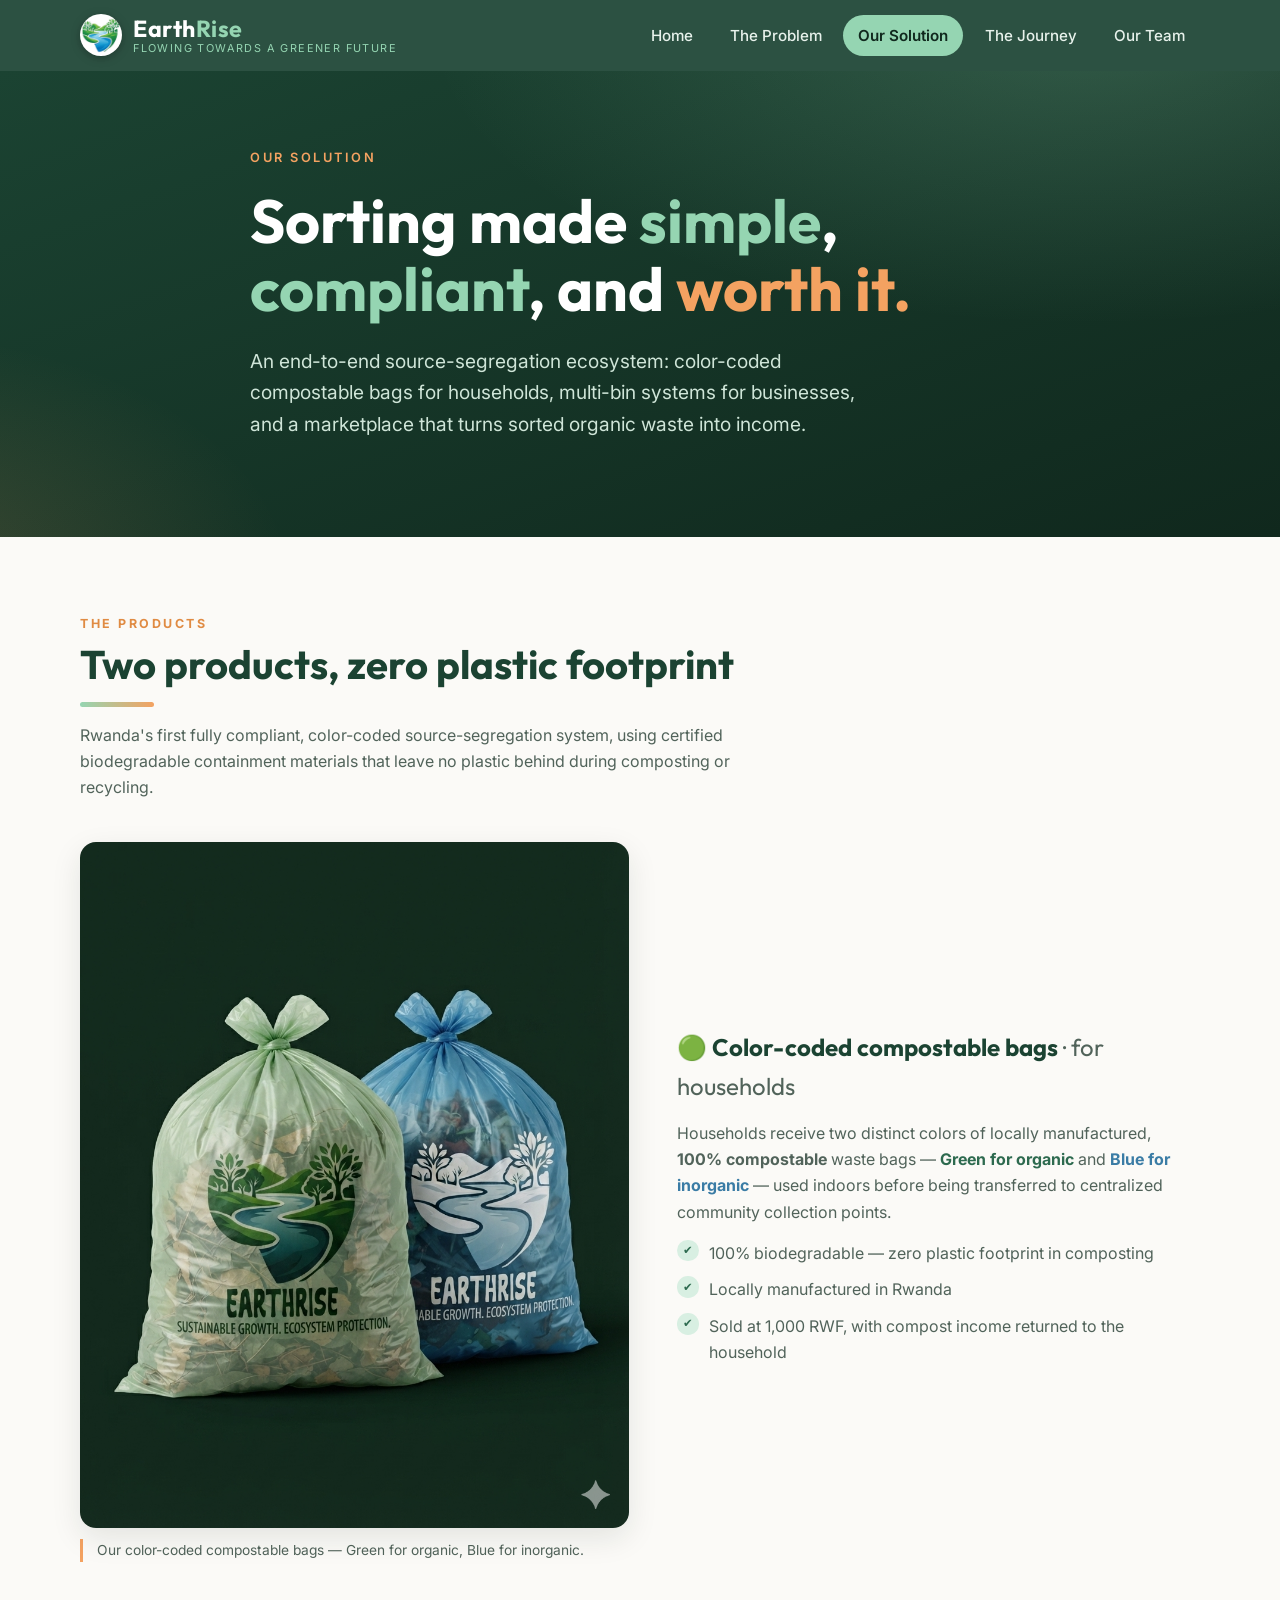
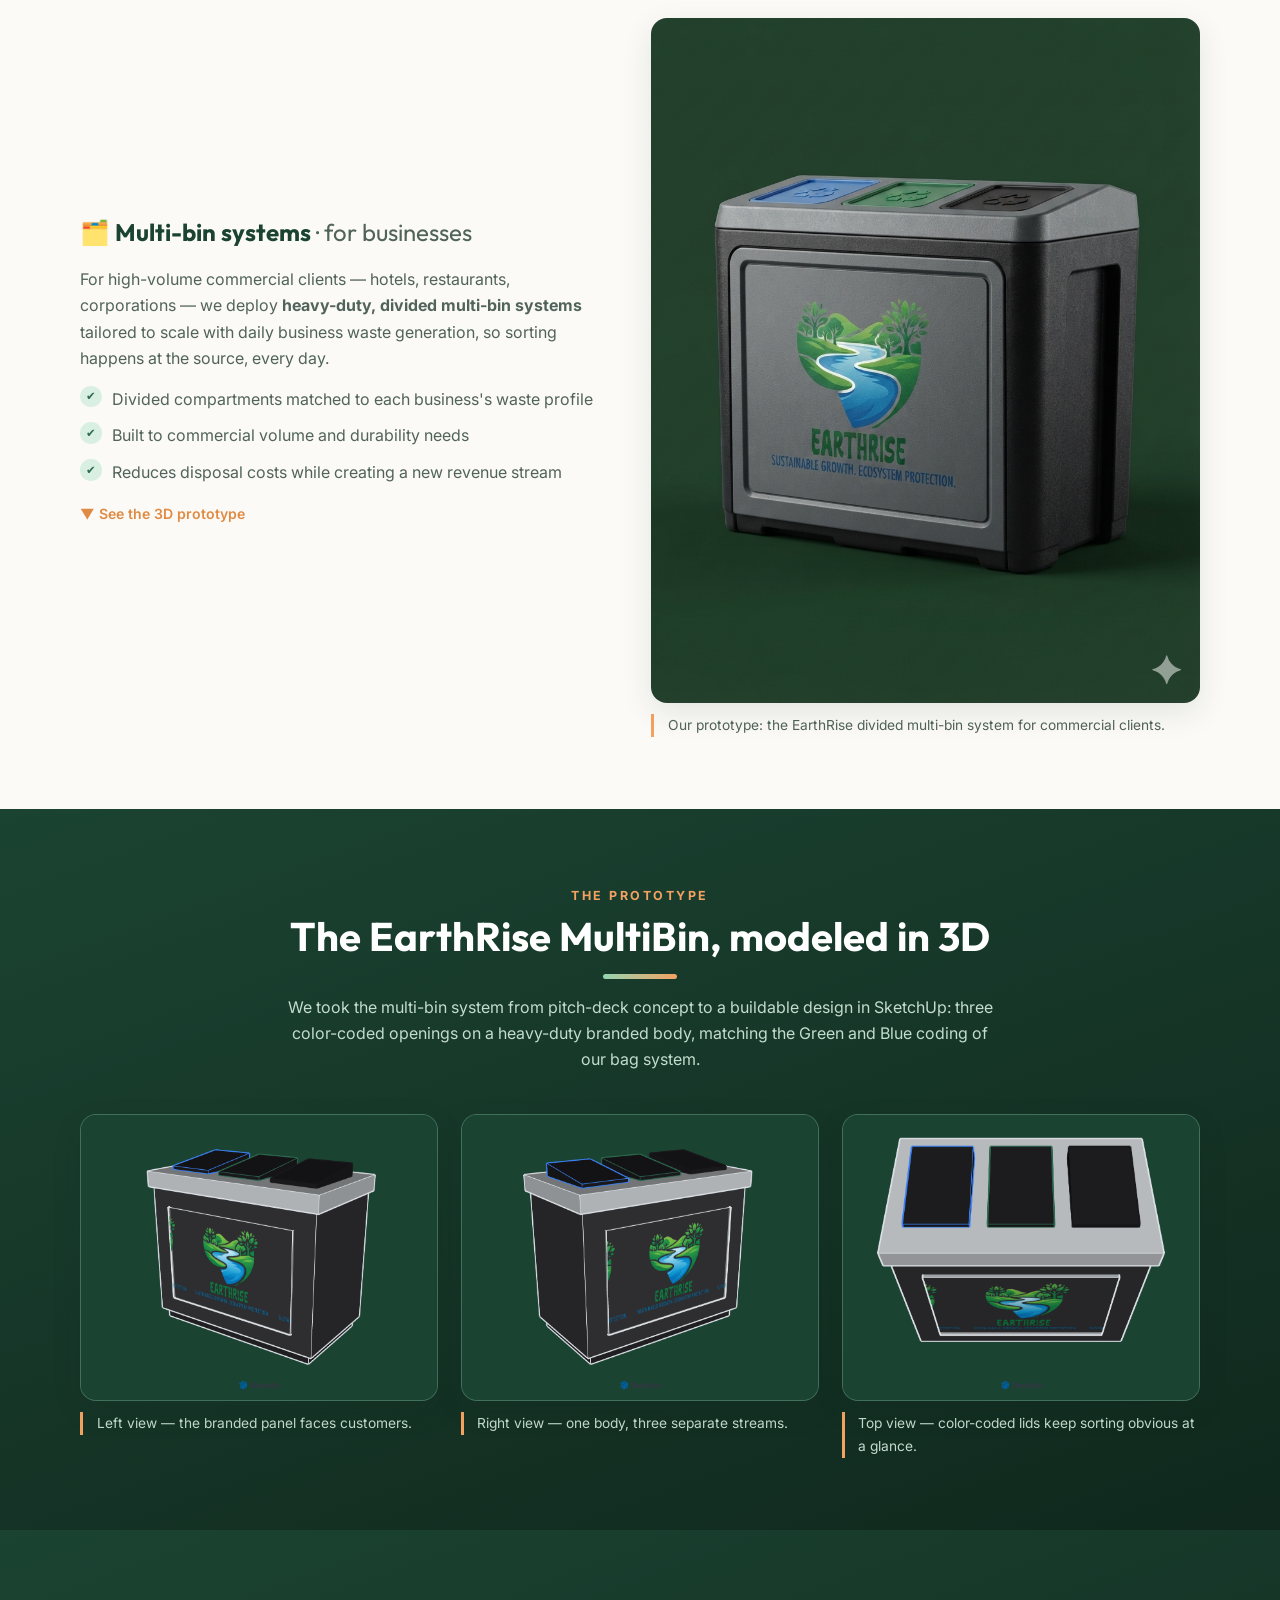
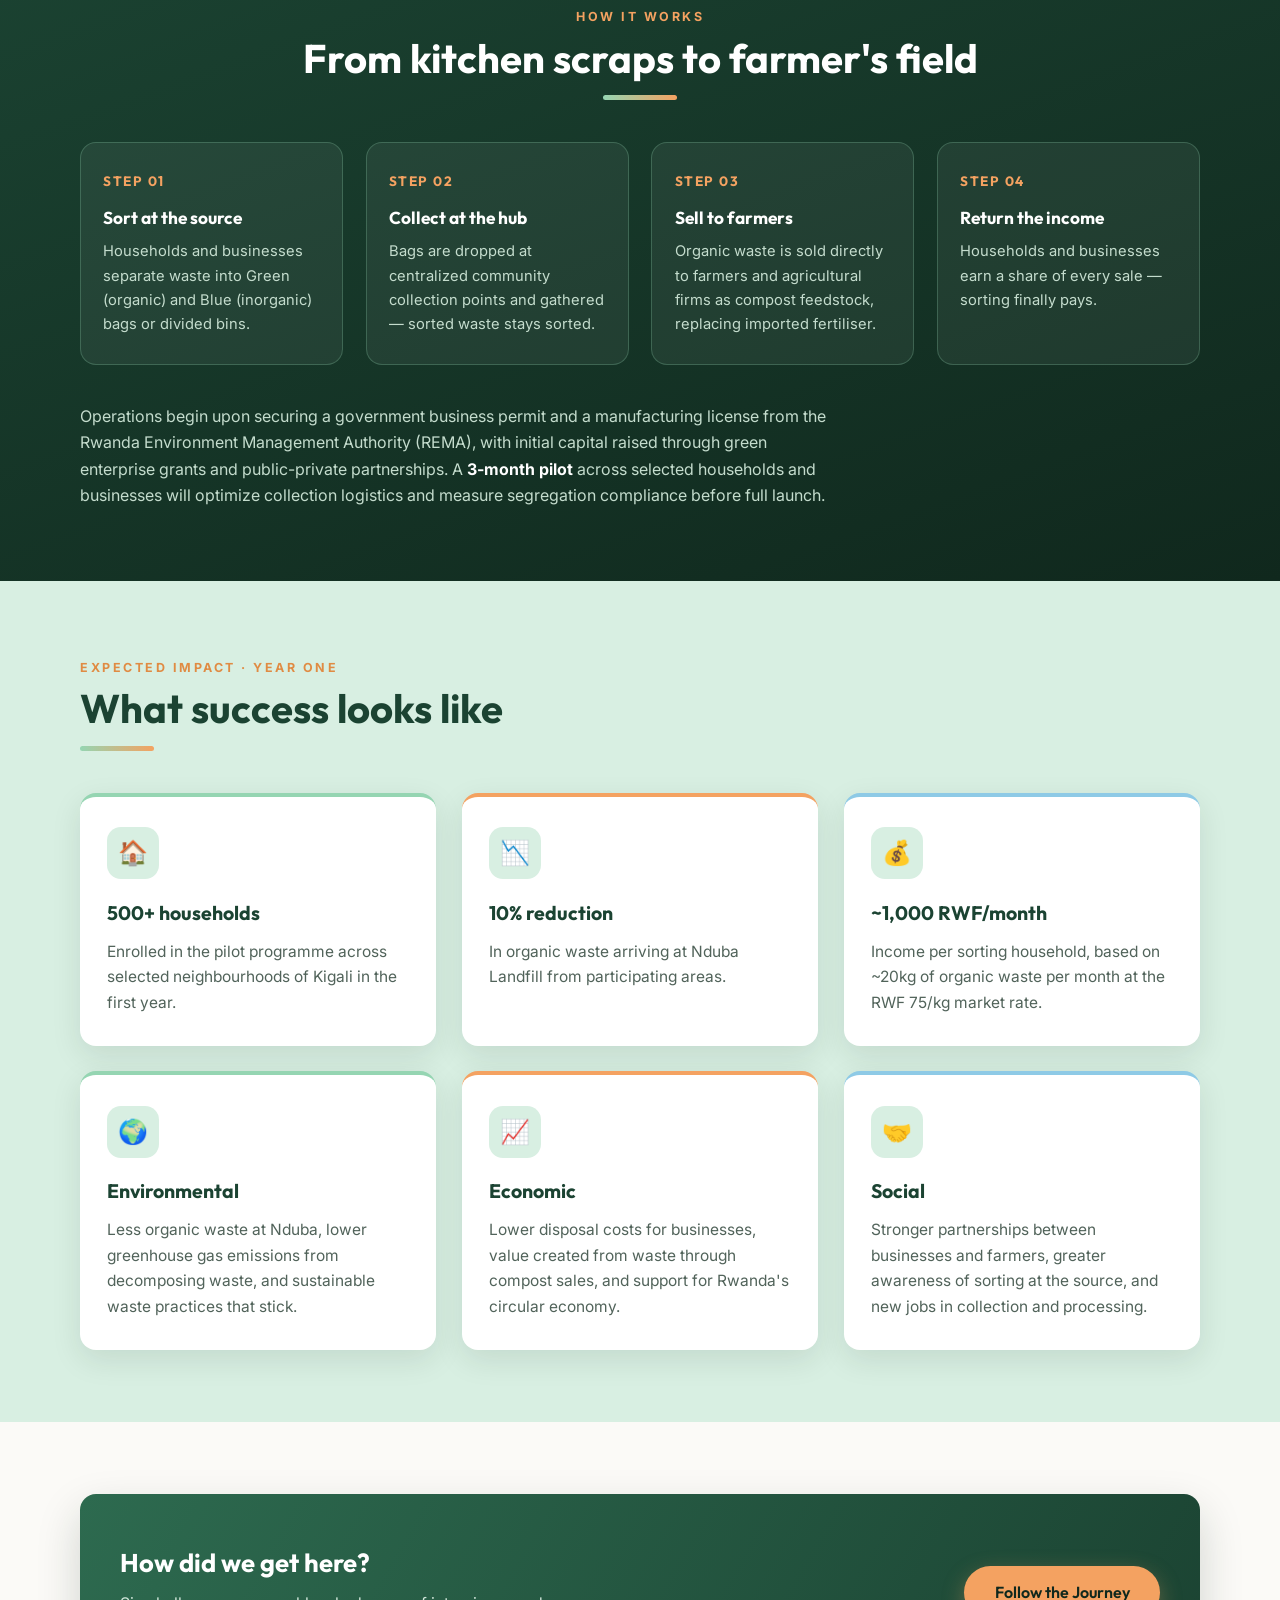
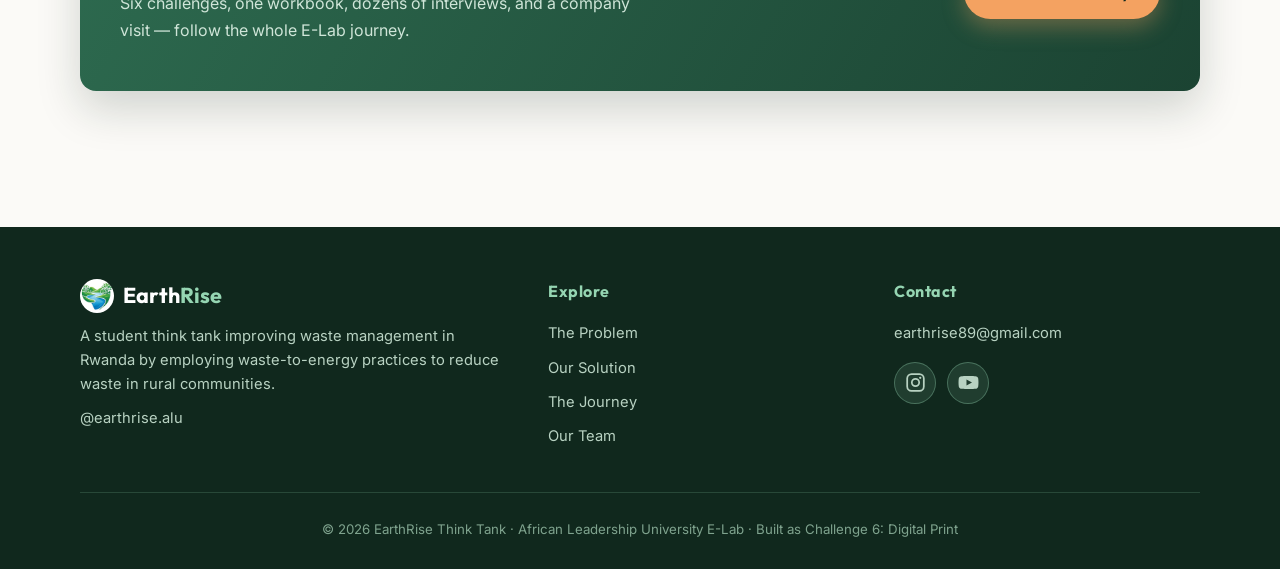
<file: solution.html>
<!DOCTYPE html>
<html lang="en">
<head>
  <meta charset="UTF-8">
  <meta name="viewport" content="width=device-width, initial-scale=1.0">
  <title>Our Solution — EarthRise</title>
  <meta name="description" content="EarthRise's color-coded compostable bag system and commercial multi-bin systems — Rwanda's first fully compliant source-segregation ecosystem.">
  <link rel="preconnect" href="https://fonts.googleapis.com">
  <link rel="preconnect" href="https://fonts.gstatic.com" crossorigin>
  <link href="https://fonts.googleapis.com/css2?family=Outfit:wght@500;600;700&family=Inter:wght@400;500;600;700&display=swap" rel="stylesheet">
  <link rel="stylesheet" href="css/style.css">
  <link rel="icon" type="image/png" href="assets/images/logo-emblem.png">
</head>
<body>

  <header class="navbar" id="navbar">
    <div class="container nav-inner">
      <a class="brand" href="index.html">
        <img class="brand-logo" src="assets/images/logo-emblem.png" alt="EarthRise logo">
        <span class="brand-text">
          <span class="brand-name">Earth<span class="accent">Rise</span></span>
          <span class="brand-tag">Flowing Towards A Greener Future</span>
        </span>
      </a>
      <button class="nav-toggle" id="navToggle" aria-label="Menu" aria-expanded="false">
        <span></span><span></span><span></span>
      </button>
      <nav class="nav-links" id="navLinks">
        <a href="index.html">Home</a>
        <a href="problem.html">The Problem</a>
        <a href="solution.html" class="active">Our Solution</a>
        <a href="journey.html">The Journey</a>
        <a href="team.html">Our Team</a>
      </nav>
    </div>
  </header>

  <section class="hero page-hero">
    <div class="container hero-inner">
      <span class="eyebrow">Our Solution</span>
      <h1>Sorting made <span class="hl">simple</span>, <span class="hl">compliant</span>, and <span class="hl-gold">worth it.</span></h1>
      <p class="lead">An end-to-end source-segregation ecosystem: color-coded compostable bags for households, multi-bin systems for businesses, and a marketplace that turns sorted organic waste into income.</p>
    </div>
  </section>

  <section class="section">
    <div class="container">
      <div class="section-head reveal">
        <span class="kicker">The products</span>
        <h2>Two products, zero plastic footprint</h2>
        <p>Rwanda's first fully compliant, color-coded source-segregation system, using certified biodegradable containment materials that leave no plastic behind during composting or recycling.</p>
      </div>
      <div class="split" style="margin-bottom:3.5rem;">
        <figure class="figure reveal">
          <div class="img-frame">
            <img src="content/Multimedia/Earthrise%20compost%20bags.png" alt="EarthRise Green and Blue color-coded compostable bags">
          </div>
          <figcaption>Our color-coded compostable bags — Green for organic, Blue for inorganic.</figcaption>
        </figure>
        <div class="reveal delay-1">
          <h3>🟢 Color-coded compostable bags <span style="color:var(--ink-soft); font-weight:400;">· for households</span></h3>
          <p>Households receive two distinct colors of locally manufactured, <strong>100% compostable</strong> waste bags — <strong style="color:var(--forest-mid);">Green for organic</strong> and <strong style="color:#3a7ca5;">Blue for inorganic</strong> — used indoors before being transferred to centralized community collection points.</p>
          <ul class="checklist">
            <li>100% biodegradable — zero plastic footprint in composting</li>
            <li>Locally manufactured in Rwanda</li>
            <li>Sold at 1,000 RWF, with compost income returned to the household</li>
          </ul>
        </div>
      </div>
      <div class="split reverse">
        <figure class="figure reveal">
          <div class="img-frame">
            <img src="content/Multimedia/Earthrise%20multibin.png" alt="EarthRise divided multi-bin system for businesses">
          </div>
          <figcaption>Our prototype: the EarthRise divided multi-bin system for commercial clients.</figcaption>
        </figure>
        <div class="reveal delay-1">
          <h3>🗂️ Multi-bin systems <span style="color:var(--ink-soft); font-weight:400;">· for businesses</span></h3>
          <p>For high-volume commercial clients — hotels, restaurants, corporations — we deploy <strong>heavy-duty, divided multi-bin systems</strong> tailored to scale with daily business waste generation, so sorting happens at the source, every day.</p>
          <ul class="checklist">
            <li>Divided compartments matched to each business's waste profile</li>
            <li>Built to commercial volume and durability needs</li>
            <li>Reduces disposal costs while creating a new revenue stream</li>
          </ul>
          <p style="margin-top:0.9rem;"><a class="media-link" href="#prototype">▼ See the 3D prototype</a></p>
        </div>
      </div>
    </div>
  </section>

  <section class="section dark" id="prototype">
    <div class="container">
      <div class="section-head center reveal">
        <span class="kicker">The prototype</span>
        <h2>The EarthRise MultiBin, modeled in 3D</h2>
        <p>We took the multi-bin system from pitch-deck concept to a buildable design in SketchUp: three color-coded openings on a heavy-duty branded body, matching the Green and Blue coding of our bag system.</p>
      </div>
      <div class="proto-grid">
        <figure class="reveal">
          <div class="img-frame">
            <img src="content/Multimedia/EarthRise_MultiBin_3d_left.png" alt="3D model of the EarthRise MultiBin, viewed from the left">
          </div>
          <figcaption>Left view — the branded panel faces customers.</figcaption>
        </figure>
        <figure class="reveal delay-1">
          <div class="img-frame">
            <img src="content/Multimedia/EarthRise_MultiBin_3d_right.png" alt="3D model of the EarthRise MultiBin, viewed from the right">
          </div>
          <figcaption>Right view — one body, three separate streams.</figcaption>
        </figure>
        <figure class="reveal delay-2">
          <div class="img-frame">
            <img src="content/Multimedia/EarthRise_MultiBin_top.png" alt="Top view of the EarthRise MultiBin showing three color-coded lids">
          </div>
          <figcaption>Top view — color-coded lids keep sorting obvious at a glance.</figcaption>
        </figure>
      </div>
    </div>
  </section>

  <section class="section dark">
    <div class="container">
      <div class="section-head center reveal">
        <span class="kicker">How it works</span>
        <h2>From kitchen scraps to farmer's field</h2>
      </div>
      <div class="steps">
        <div class="step reveal">
          <div class="step-num">STEP 01</div>
          <h4>Sort at the source</h4>
          <p>Households and businesses separate waste into Green (organic) and Blue (inorganic) bags or divided bins.</p>
        </div>
        <div class="step reveal delay-1">
          <div class="step-num">STEP 02</div>
          <h4>Collect at the hub</h4>
          <p>Bags are dropped at centralized community collection points and gathered — sorted waste stays sorted.</p>
        </div>
        <div class="step reveal delay-2">
          <div class="step-num">STEP 03</div>
          <h4>Sell to farmers</h4>
          <p>Organic waste is sold directly to farmers and agricultural firms as compost feedstock, replacing imported fertiliser.</p>
        </div>
        <div class="step reveal delay-3">
          <div class="step-num">STEP 04</div>
          <h4>Return the income</h4>
          <p>Households and businesses earn a share of every sale — sorting finally pays.</p>
        </div>
      </div>
      <p class="reveal" style="margin-top:2.4rem; max-width:760px; color:#c4dccd;">Operations begin upon securing a government business permit and a manufacturing license from the Rwanda Environment Management Authority (REMA), with initial capital raised through green enterprise grants and public-private partnerships. A <strong style="color:#fff;">3-month pilot</strong> across selected households and businesses will optimize collection logistics and measure segregation compliance before full launch.</p>
    </div>
  </section>

  <section class="section tint">
    <div class="container">
      <div class="section-head reveal">
        <span class="kicker">Expected impact · Year one</span>
        <h2>What success looks like</h2>
      </div>
      <div class="card-grid">
        <article class="card reveal">
          <div class="icon">🏠</div>
          <h3>500+ households</h3>
          <p>Enrolled in the pilot programme across selected neighbourhoods of Kigali in the first year.</p>
        </article>
        <article class="card gold-top reveal delay-1">
          <div class="icon">📉</div>
          <h3>10% reduction</h3>
          <p>In organic waste arriving at Nduba Landfill from participating areas.</p>
        </article>
        <article class="card blue-top reveal delay-2">
          <div class="icon">💰</div>
          <h3>~1,000 RWF/month</h3>
          <p>Income per sorting household, based on ~20kg of organic waste per month at the RWF 75/kg market rate.</p>
        </article>
      </div>

      <div class="card-grid" style="margin-top:1.6rem;">
        <article class="card reveal">
          <div class="icon">🌍</div>
          <h3>Environmental</h3>
          <p>Less organic waste at Nduba, lower greenhouse gas emissions from decomposing waste, and sustainable waste practices that stick.</p>
        </article>
        <article class="card gold-top reveal delay-1">
          <div class="icon">📈</div>
          <h3>Economic</h3>
          <p>Lower disposal costs for businesses, value created from waste through compost sales, and support for Rwanda's circular economy.</p>
        </article>
        <article class="card blue-top reveal delay-2">
          <div class="icon">🤝</div>
          <h3>Social</h3>
          <p>Stronger partnerships between businesses and farmers, greater awareness of sorting at the source, and new jobs in collection and processing.</p>
        </article>
      </div>
    </div>
  </section>

  <section class="section">
    <div class="container">
      <div class="cta-band reveal">
        <div>
          <h3>How did we get here?</h3>
          <p>Six challenges, one workbook, dozens of interviews, and a company visit — follow the whole E-Lab journey.</p>
        </div>
        <a href="journey.html" class="btn btn-gold">Follow the Journey</a>
      </div>
    </div>
  </section>

  <footer>
    <div class="container">
      <div class="footer-grid">
        <div>
          <div class="footer-brand"><img class="footer-logo" src="assets/images/logo-emblem.png" alt=""><span>Earth<span class="accent">Rise</span></span></div>
          <p>A student think tank improving waste management in Rwanda by employing waste-to-energy practices to reduce waste in rural communities.</p>
          <p style="margin-top:0.6rem;">@earthrise.alu</p>
        </div>
        <div>
          <h4>Explore</h4>
          <ul>
            <li><a href="problem.html">The Problem</a></li>
            <li><a href="solution.html">Our Solution</a></li>
            <li><a href="journey.html">The Journey</a></li>
            <li><a href="team.html">Our Team</a></li>
          </ul>
        </div>
        <div>
          <h4>Contact</h4>
          <ul>
            <li><a href="mailto:earthrise89@gmail.com">earthrise89@gmail.com</a></li>
          </ul>
          <div class="social-row">
            <a class="social-btn" href="https://www.instagram.com/earthrise.alu/" target="_blank" rel="noopener" aria-label="EarthRise on Instagram" title="@earthrise.alu on Instagram">
              <svg viewBox="0 0 24 24" fill="none" stroke="currentColor" stroke-width="2" stroke-linecap="round"><rect x="2.5" y="2.5" width="19" height="19" rx="5"/><circle cx="12" cy="12" r="4.2"/><circle cx="17.4" cy="6.6" r="1.3" fill="currentColor" stroke="none"/></svg>
            </a>
            <a class="social-btn" href="https://www.youtube.com/@EarthRise-f3w" target="_blank" rel="noopener" aria-label="EarthRise on YouTube" title="EarthRise on YouTube">
              <svg viewBox="0 0 24 24" fill="currentColor"><path d="M23.1 7.5a3.6 3.6 0 0 0-.9-1.7c-.7-.7-1.5-1-2.5-1C17 4.5 12 4.5 12 4.5s-5 0-7.7.3c-1 .1-1.8.3-2.5 1a3.6 3.6 0 0 0-.9 1.7A38 38 0 0 0 .6 12a38 38 0 0 0 .3 4.5c.1.7.4 1.3.9 1.7.7.7 1.6 1 2.7 1 2 .2 7.5.3 7.5.3s5 0 7.7-.3c1-.1 1.8-.3 2.5-1 .5-.4.8-1 .9-1.7a38 38 0 0 0 .3-4.5 38 38 0 0 0-.3-4.5zM9.7 15.4V8.6l6.3 3.4-6.3 3.4z"/></svg>
            </a>
          </div>
        </div>
      </div>
      <div class="footer-bottom">© 2026 EarthRise Think Tank · African Leadership University E-Lab · Built as Challenge 6: Digital Print</div>
    </div>
  </footer>

  <script src="js/main.js"></script>
</body>
</html>
</file>
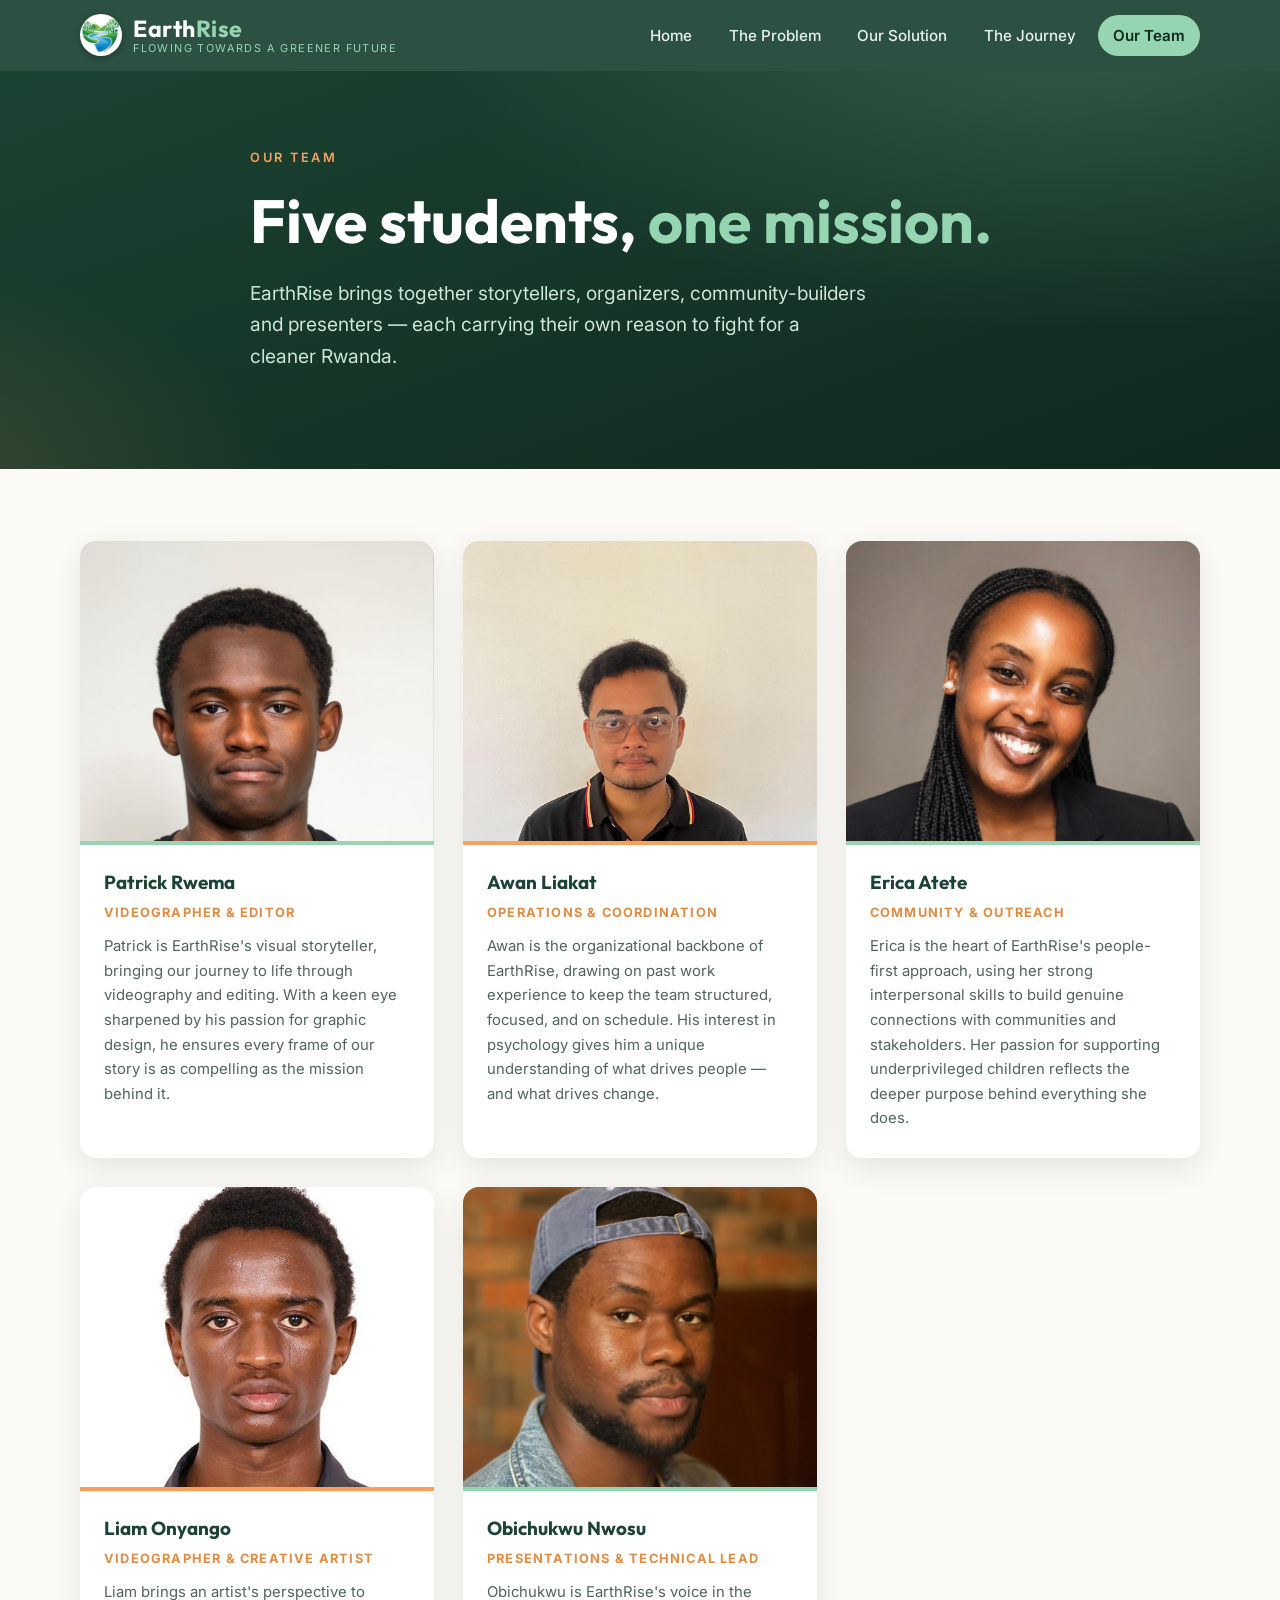
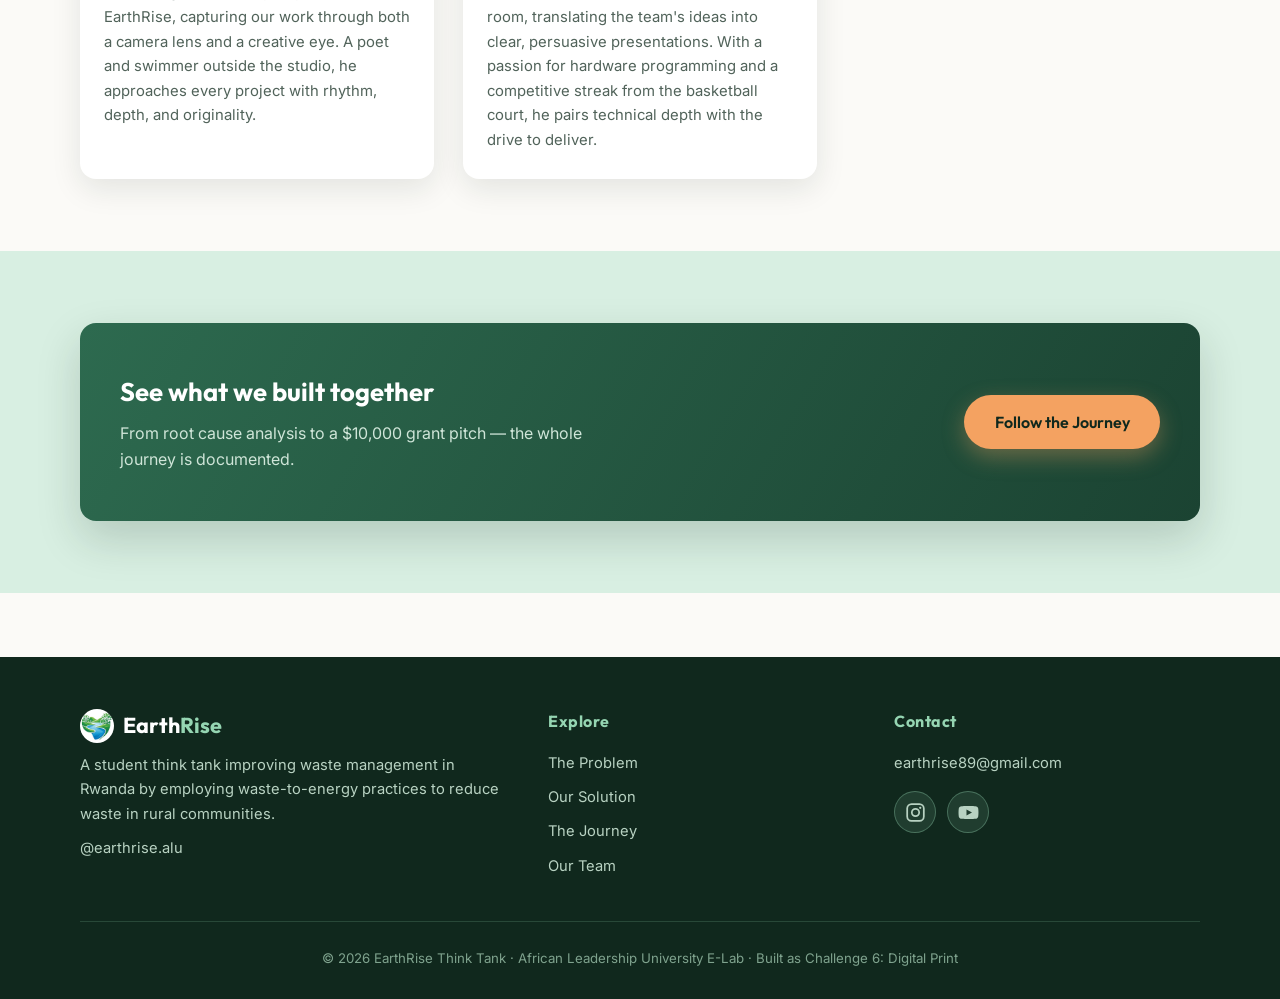
<file: team.html>
<!DOCTYPE html>
<html lang="en">
<head>
  <meta charset="UTF-8">
  <meta name="viewport" content="width=device-width, initial-scale=1.0">
  <title>Our Team — EarthRise</title>
  <meta name="description" content="The five students behind EarthRise: videographers, organizers, community-builders and presenters.">
  <link rel="preconnect" href="https://fonts.googleapis.com">
  <link rel="preconnect" href="https://fonts.gstatic.com" crossorigin>
  <link href="https://fonts.googleapis.com/css2?family=Outfit:wght@500;600;700&family=Inter:wght@400;500;600;700&display=swap" rel="stylesheet">
  <link rel="stylesheet" href="css/style.css">
  <link rel="icon" type="image/png" href="assets/images/logo-emblem.png">
</head>
<body>

  <header class="navbar" id="navbar">
    <div class="container nav-inner">
      <a class="brand" href="index.html">
        <img class="brand-logo" src="assets/images/logo-emblem.png" alt="EarthRise logo">
        <span class="brand-text">
          <span class="brand-name">Earth<span class="accent">Rise</span></span>
          <span class="brand-tag">Flowing Towards A Greener Future</span>
        </span>
      </a>
      <button class="nav-toggle" id="navToggle" aria-label="Menu" aria-expanded="false">
        <span></span><span></span><span></span>
      </button>
      <nav class="nav-links" id="navLinks">
        <a href="index.html">Home</a>
        <a href="problem.html">The Problem</a>
        <a href="solution.html">Our Solution</a>
        <a href="journey.html">The Journey</a>
        <a href="team.html" class="active">Our Team</a>
      </nav>
    </div>
  </header>

  <section class="hero page-hero">
    <div class="container hero-inner">
      <span class="eyebrow">Our Team</span>
      <h1>Five students, <span class="hl">one mission.</span></h1>
      <p class="lead">EarthRise brings together storytellers, organizers, community-builders and presenters — each carrying their own reason to fight for a cleaner Rwanda.</p>
    </div>
  </section>

  <section class="section">
    <div class="container">
      <div class="team-grid">

        <article class="member reveal">
          <div class="photo"><img src="assets/images/team-patrick.jpg" alt="Patrick Rwema"></div>
          <div class="info">
            <h3>Patrick Rwema</h3>
            <div class="role">Videographer &amp; Editor</div>
            <p>Patrick is EarthRise's visual storyteller, bringing our journey to life through videography and editing. With a keen eye sharpened by his passion for graphic design, he ensures every frame of our story is as compelling as the mission behind it.</p>
          </div>
        </article>

        <article class="member reveal delay-1">
          <div class="photo"><img src="assets/images/team-awan.jpg" alt="Awan Liakat"></div>
          <div class="info">
            <h3>Awan Liakat</h3>
            <div class="role">Operations &amp; Coordination</div>
            <p>Awan is the organizational backbone of EarthRise, drawing on past work experience to keep the team structured, focused, and on schedule. His interest in psychology gives him a unique understanding of what drives people — and what drives change.</p>
          </div>
        </article>

        <article class="member reveal delay-2">
          <div class="photo"><img src="assets/images/team-erica.jpg" alt="Erica Atete"></div>
          <div class="info">
            <h3>Erica Atete</h3>
            <div class="role">Community &amp; Outreach</div>
            <p>Erica is the heart of EarthRise's people-first approach, using her strong interpersonal skills to build genuine connections with communities and stakeholders. Her passion for supporting underprivileged children reflects the deeper purpose behind everything she does.</p>
          </div>
        </article>

        <article class="member reveal">
          <div class="photo"><img src="assets/images/team-liam.jpg" alt="Liam Onyango"></div>
          <div class="info">
            <h3>Liam Onyango</h3>
            <div class="role">Videographer &amp; Creative Artist</div>
            <p>Liam brings an artist's perspective to EarthRise, capturing our work through both a camera lens and a creative eye. A poet and swimmer outside the studio, he approaches every project with rhythm, depth, and originality.</p>
          </div>
        </article>

        <article class="member reveal delay-1">
          <div class="photo"><img src="assets/images/team-obichukwu.png" alt="Obichukwu Nwosu"></div>
          <div class="info">
            <h3>Obichukwu Nwosu</h3>
            <div class="role">Presentations &amp; Technical Lead</div>
            <p>Obichukwu is EarthRise's voice in the room, translating the team's ideas into clear, persuasive presentations. With a passion for hardware programming and a competitive streak from the basketball court, he pairs technical depth with the drive to deliver.</p>
          </div>
        </article>

      </div>
    </div>
  </section>

  <section class="section tint">
    <div class="container">
      <div class="cta-band reveal">
        <div>
          <h3>See what we built together</h3>
          <p>From root cause analysis to a $10,000 grant pitch — the whole journey is documented.</p>
        </div>
        <a href="journey.html" class="btn btn-gold">Follow the Journey</a>
      </div>
    </div>
  </section>

  <footer>
    <div class="container">
      <div class="footer-grid">
        <div>
          <div class="footer-brand"><img class="footer-logo" src="assets/images/logo-emblem.png" alt=""><span>Earth<span class="accent">Rise</span></span></div>
          <p>A student think tank improving waste management in Rwanda by employing waste-to-energy practices to reduce waste in rural communities.</p>
          <p style="margin-top:0.6rem;">@earthrise.alu</p>
        </div>
        <div>
          <h4>Explore</h4>
          <ul>
            <li><a href="problem.html">The Problem</a></li>
            <li><a href="solution.html">Our Solution</a></li>
            <li><a href="journey.html">The Journey</a></li>
            <li><a href="team.html">Our Team</a></li>
          </ul>
        </div>
        <div>
          <h4>Contact</h4>
          <ul>
            <li><a href="mailto:earthrise89@gmail.com">earthrise89@gmail.com</a></li>
          </ul>
          <div class="social-row">
            <a class="social-btn" href="https://www.instagram.com/earthrise.alu/" target="_blank" rel="noopener" aria-label="EarthRise on Instagram" title="@earthrise.alu on Instagram">
              <svg viewBox="0 0 24 24" fill="none" stroke="currentColor" stroke-width="2" stroke-linecap="round"><rect x="2.5" y="2.5" width="19" height="19" rx="5"/><circle cx="12" cy="12" r="4.2"/><circle cx="17.4" cy="6.6" r="1.3" fill="currentColor" stroke="none"/></svg>
            </a>
            <a class="social-btn" href="https://www.youtube.com/@EarthRise-f3w" target="_blank" rel="noopener" aria-label="EarthRise on YouTube" title="EarthRise on YouTube">
              <svg viewBox="0 0 24 24" fill="currentColor"><path d="M23.1 7.5a3.6 3.6 0 0 0-.9-1.7c-.7-.7-1.5-1-2.5-1C17 4.5 12 4.5 12 4.5s-5 0-7.7.3c-1 .1-1.8.3-2.5 1a3.6 3.6 0 0 0-.9 1.7A38 38 0 0 0 .6 12a38 38 0 0 0 .3 4.5c.1.7.4 1.3.9 1.7.7.7 1.6 1 2.7 1 2 .2 7.5.3 7.5.3s5 0 7.7-.3c1-.1 1.8-.3 2.5-1 .5-.4.8-1 .9-1.7a38 38 0 0 0 .3-4.5 38 38 0 0 0-.3-4.5zM9.7 15.4V8.6l6.3 3.4-6.3 3.4z"/></svg>
            </a>
          </div>
        </div>
      </div>
      <div class="footer-bottom">© 2026 EarthRise Think Tank · African Leadership University E-Lab · Built as Challenge 6: Digital Print</div>
    </div>
  </footer>

  <script src="js/main.js"></script>
</body>
</html>
</file>
<file: css/style.css>
/* ============================================================
   EarthRise — E-Lab Journey Website
   Design system: forest green / lime / gold
   ============================================================ */

:root {
  --forest: #1B4332;
  --forest-deep: #10281d;
  --forest-mid: #2D6A4F;
  --lime: #95D5B2;
  --lime-soft: #d8efe2;
  --gold: #F4A261;
  --gold-deep: #e08b43;
  --blue: #8ECAE6;
  --cream: #FBFAF7;
  --ink: #22312a;
  --ink-soft: #51635a;
  --card: #ffffff;
  --shadow: 0 10px 30px rgba(16, 40, 29, 0.10);
  --shadow-lift: 0 18px 44px rgba(16, 40, 29, 0.18);
  --radius: 16px;
  --font-head: "Outfit", "Segoe UI", system-ui, sans-serif;
  --font-body: "Inter", "Segoe UI", system-ui, sans-serif;
}

* { margin: 0; padding: 0; box-sizing: border-box; }

html { scroll-behavior: smooth; }

body {
  font-family: var(--font-body);
  background: var(--cream);
  color: var(--ink);
  line-height: 1.65;
  -webkit-font-smoothing: antialiased;
}

img, video { max-width: 100%; display: block; }

a { color: var(--forest-mid); text-decoration: none; }

.container {
  width: min(1120px, 92%);
  margin-inline: auto;
}

/* ---------- Navbar ---------- */
.navbar {
  position: sticky;
  top: 0;
  z-index: 100;
  background: rgba(27, 67, 50, 0.92);
  backdrop-filter: blur(10px);
  transition: background 0.3s ease, box-shadow 0.3s ease;
}

.navbar.scrolled {
  background: var(--forest-deep);
  box-shadow: 0 6px 24px rgba(0, 0, 0, 0.25);
}

.nav-inner {
  display: flex;
  align-items: center;
  justify-content: space-between;
  padding: 0.9rem 0;
  gap: 1rem;
}

.brand {
  display: flex;
  align-items: center;
  gap: 0.7rem;
}

.brand-logo {
  width: 42px;
  height: 42px;
  border-radius: 50%;
  background: #fff;
  object-fit: cover;
  box-shadow: 0 2px 10px rgba(0, 0, 0, 0.28);
  flex-shrink: 0;
}

.brand-text {
  display: flex;
  flex-direction: column;
  line-height: 1.15;
}

.brand-name {
  font-family: var(--font-head);
  font-weight: 700;
  font-size: 1.45rem;
  color: #fff;
  letter-spacing: 0.5px;
}

.brand-name .accent { color: var(--lime); }

.brand-tag {
  font-size: 0.68rem;
  color: var(--lime);
  letter-spacing: 1.4px;
  text-transform: uppercase;
}

.nav-links {
  display: flex;
  gap: 0.4rem;
  align-items: center;
}

.nav-links a {
  color: #e8f2ec;
  font-weight: 500;
  font-size: 0.95rem;
  padding: 0.5rem 0.95rem;
  border-radius: 999px;
  transition: background 0.25s ease, color 0.25s ease;
}

.nav-links a:hover { background: rgba(149, 213, 178, 0.18); color: var(--lime); }

.nav-links a.active {
  background: var(--lime);
  color: var(--forest-deep);
  font-weight: 600;
}

.nav-toggle {
  display: none;
  background: none;
  border: 0;
  cursor: pointer;
  width: 44px;
  height: 44px;
  border-radius: 10px;
  flex-direction: column;
  align-items: center;
  justify-content: center;
  gap: 6px;
}

.nav-toggle span {
  display: block;
  width: 24px;
  height: 2.5px;
  border-radius: 2px;
  background: var(--lime);
  transition: transform 0.3s ease, opacity 0.3s ease;
}

.nav-toggle.open span:nth-child(1) { transform: translateY(8.5px) rotate(45deg); }
.nav-toggle.open span:nth-child(2) { opacity: 0; }
.nav-toggle.open span:nth-child(3) { transform: translateY(-8.5px) rotate(-45deg); }

/* ---------- Hero ---------- */
.hero {
  position: relative;
  background:
    radial-gradient(1100px 500px at 85% -10%, rgba(149, 213, 178, 0.22), transparent 60%),
    radial-gradient(700px 420px at -10% 110%, rgba(244, 162, 97, 0.18), transparent 60%),
    linear-gradient(160deg, var(--forest) 0%, var(--forest-deep) 100%);
  color: #f2f8f4;
  overflow: hidden;
}

.hero-inner {
  padding: 6.5rem 0 5.5rem;
  max-width: 780px;
}

.hero .eyebrow {
  display: inline-block;
  font-size: 0.8rem;
  letter-spacing: 2.5px;
  text-transform: uppercase;
  color: var(--gold);
  font-weight: 600;
  margin-bottom: 1.2rem;
}

.hero h1 {
  font-family: var(--font-head);
  font-size: clamp(2.3rem, 5.5vw, 3.8rem);
  line-height: 1.12;
  font-weight: 700;
  color: #fff;
  margin-bottom: 1.4rem;
}

.hero h1 .hl { color: var(--lime); }
.hero h1 .hl-gold { color: var(--gold); }

.hero p.lead {
  font-size: clamp(1.02rem, 2vw, 1.2rem);
  color: #cfe5d8;
  max-width: 620px;
  margin-bottom: 2.2rem;
}

.page-hero .hero-inner { padding: 4.5rem 0 3.8rem; }

/* ---------- Buttons ---------- */
.btn {
  display: inline-block;
  font-family: var(--font-head);
  font-weight: 600;
  font-size: 1rem;
  padding: 0.85rem 1.9rem;
  border-radius: 999px;
  transition: transform 0.25s ease, box-shadow 0.25s ease, background 0.25s ease;
}

.btn:hover { transform: translateY(-3px); }

.btn-gold {
  background: var(--gold);
  color: var(--forest-deep);
  box-shadow: 0 8px 22px rgba(244, 162, 97, 0.35);
}
.btn-gold:hover { background: var(--gold-deep); box-shadow: 0 12px 28px rgba(244, 162, 97, 0.45); }

.btn-outline {
  border: 2px solid var(--lime);
  color: var(--lime);
}
.btn-outline:hover { background: rgba(149, 213, 178, 0.14); }

.btn-row { display: flex; gap: 1rem; flex-wrap: wrap; }

/* ---------- Sections ---------- */
.section { padding: 4.5rem 0; }
.section.tint { background: var(--lime-soft); }
.section.dark {
  background: linear-gradient(160deg, var(--forest) 0%, var(--forest-deep) 100%);
  color: #e8f2ec;
}

.section-head { max-width: 720px; margin-bottom: 2.6rem; }

.section-head .kicker {
  font-size: 0.78rem;
  letter-spacing: 2.5px;
  text-transform: uppercase;
  font-weight: 700;
  color: var(--gold-deep);
}

.section.dark .section-head .kicker { color: var(--gold); }

.section-head h2 {
  font-family: var(--font-head);
  font-size: clamp(1.7rem, 3.6vw, 2.5rem);
  color: var(--forest);
  line-height: 1.18;
  margin: 0.4rem 0 0.9rem;
}

.section.dark .section-head h2 { color: #fff; }

.section-head h2::after {
  content: "";
  display: block;
  width: 74px;
  height: 5px;
  border-radius: 3px;
  margin-top: 0.85rem;
  background: linear-gradient(90deg, var(--lime), var(--gold));
}

.section-head.center { margin-inline: auto; text-align: center; }
.section-head.center h2::after { margin-inline: auto; }

.section-head p { color: var(--ink-soft); }
.section.dark .section-head p { color: #c4dccd; }

/* ---------- Stats strip ---------- */
.stats {
  display: grid;
  grid-template-columns: repeat(4, 1fr);
  gap: 1.2rem;
}

.stat {
  background: rgba(255, 255, 255, 0.06);
  border: 1px solid rgba(149, 213, 178, 0.25);
  border-radius: var(--radius);
  padding: 1.6rem 1.4rem;
  text-align: center;
}

.stat .num {
  font-family: var(--font-head);
  font-size: clamp(1.9rem, 3.4vw, 2.6rem);
  font-weight: 700;
  color: var(--lime);
  line-height: 1.1;
}

.stat .num.gold { color: var(--gold); }

.stat .label { font-size: 0.9rem; color: #c4dccd; margin-top: 0.4rem; }

/* ---------- Cards ---------- */
.card-grid {
  display: grid;
  grid-template-columns: repeat(3, 1fr);
  gap: 1.6rem;
}

.card-grid.two { grid-template-columns: repeat(2, 1fr); }

.card {
  background: var(--card);
  border-radius: var(--radius);
  box-shadow: var(--shadow);
  padding: 1.9rem 1.7rem;
  border-top: 4px solid var(--lime);
  transition: transform 0.3s ease, box-shadow 0.3s ease;
}

.card:hover { transform: translateY(-6px); box-shadow: var(--shadow-lift); }

.card.gold-top { border-top-color: var(--gold); }
.card.blue-top { border-top-color: var(--blue); }

.card h3 {
  font-family: var(--font-head);
  color: var(--forest);
  font-size: 1.22rem;
  margin-bottom: 0.6rem;
}

.card p { color: var(--ink-soft); font-size: 0.97rem; }

.card .icon {
  width: 52px;
  height: 52px;
  border-radius: 14px;
  display: flex;
  align-items: center;
  justify-content: center;
  font-size: 1.5rem;
  background: var(--lime-soft);
  margin-bottom: 1.1rem;
}

.card-link {
  display: inline-block;
  margin-top: 0.9rem;
  font-weight: 600;
  color: var(--gold-deep);
}
.card-link:hover { color: var(--forest); }

/* ---------- Image frames & hover effects ---------- */
.img-frame {
  border-radius: var(--radius);
  overflow: hidden;
  box-shadow: var(--shadow);
  position: relative;
}

.img-frame img {
  width: 100%;
  height: 100%;
  object-fit: cover;
  transition: transform 0.5s ease;
}

.img-frame:hover img { transform: scale(1.05); }

.figure figcaption {
  font-size: 0.86rem;
  color: var(--ink-soft);
  margin-top: 0.7rem;
  padding-left: 0.85rem;
  border-left: 3px solid var(--gold);
}

/* ---------- Video ---------- */
.video-frame {
  border-radius: var(--radius);
  overflow: hidden;
  box-shadow: var(--shadow-lift);
  background: var(--forest-deep);
  border: 1px solid rgba(149, 213, 178, 0.3);
}

.video-frame video { width: 100%; aspect-ratio: 16 / 9; object-fit: contain; background: #0b1b13; }

.video-frame.yt-embed { aspect-ratio: 16 / 9; }
.video-frame.yt-embed iframe { width: 100%; height: 100%; border: 0; display: block; }

.yt-placeholder {
  width: 100%;
  height: 100%;
  display: flex;
  flex-direction: column;
  align-items: center;
  justify-content: center;
  gap: 0.45rem;
  text-align: center;
  padding: 1.5rem;
  background:
    radial-gradient(500px 260px at 70% 0%, rgba(149, 213, 178, 0.14), transparent 60%),
    linear-gradient(150deg, var(--forest) 0%, var(--forest-deep) 100%);
}

.yt-placeholder .yt-play {
  width: 62px;
  height: 62px;
  border-radius: 50%;
  background: var(--gold);
  color: var(--forest-deep);
  font-size: 1.4rem;
  display: flex;
  align-items: center;
  justify-content: center;
  padding-left: 5px;
  margin-bottom: 0.5rem;
}

.yt-placeholder strong { color: #fff; font-family: var(--font-head); font-size: 1.05rem; }
.yt-placeholder span:last-child { color: var(--lime); font-size: 0.88rem; }

.video-wrap { max-width: 860px; margin-inline: auto; }

/* ---------- 5 Whys cascade ---------- */
.whys { max-width: 800px; margin-inline: auto; }

.why-step {
  position: relative;
  background: var(--card);
  border-radius: var(--radius);
  box-shadow: var(--shadow);
  padding: 1.5rem 1.7rem 1.5rem 5.2rem;
  margin-bottom: 2.1rem;
  transition: transform 0.3s ease, box-shadow 0.3s ease;
}

.why-step:hover { transform: translateX(6px); box-shadow: var(--shadow-lift); }

.why-step:not(:last-child)::after {
  content: "";
  position: absolute;
  left: 2.55rem;
  bottom: -2.1rem;
  width: 3px;
  height: 2.1rem;
  background: linear-gradient(var(--lime), var(--gold));
}

.why-step .badge {
  position: absolute;
  left: 1.35rem;
  top: 1.45rem;
  width: 2.5rem;
  height: 2.5rem;
  border-radius: 50%;
  background: var(--forest);
  color: var(--lime);
  font-family: var(--font-head);
  font-weight: 700;
  display: flex;
  align-items: center;
  justify-content: center;
}

.why-step h4 { font-family: var(--font-head); color: var(--forest); font-size: 1.06rem; margin-bottom: 0.3rem; }
.why-step p { color: var(--ink-soft); font-size: 0.96rem; }

.why-step.root {
  background: var(--forest);
  border: 2px solid var(--gold);
}
.why-step.root .badge { background: var(--gold); color: var(--forest-deep); }
.why-step.root h4 { color: var(--gold); }
.why-step.root p { color: #e6f1ea; }

/* ---------- Quotes ---------- */
.quote-grid { display: grid; grid-template-columns: repeat(2, 1fr); gap: 1.5rem; }

.quote {
  background: rgba(255, 255, 255, 0.06);
  border: 1px solid rgba(149, 213, 178, 0.25);
  border-left: 4px solid var(--gold);
  border-radius: 12px;
  padding: 1.5rem 1.6rem;
}

.quote p { font-style: italic; color: #e6f1ea; font-size: 0.99rem; }
.quote cite { display: block; margin-top: 0.8rem; color: var(--lime); font-style: normal; font-size: 0.86rem; font-weight: 600; }

/* ---------- Split layout ---------- */
.split {
  display: grid;
  grid-template-columns: 1.05fr 1fr;
  gap: 3rem;
  align-items: center;
}

.split.reverse { direction: rtl; }
.split.reverse > * { direction: ltr; }

.split h3 { font-family: var(--font-head); color: var(--forest); font-size: 1.5rem; margin-bottom: 0.8rem; }
.split p { color: var(--ink-soft); margin-bottom: 0.9rem; }

.checklist { list-style: none; margin-top: 0.6rem; }
.checklist li {
  padding-left: 2rem;
  position: relative;
  margin-bottom: 0.65rem;
  color: var(--ink-soft);
}
.checklist li::before {
  content: "✔";
  position: absolute;
  left: 0;
  top: 0;
  color: var(--forest-mid);
  background: var(--lime-soft);
  width: 1.35rem;
  height: 1.35rem;
  border-radius: 50%;
  font-size: 0.72rem;
  display: flex;
  align-items: center;
  justify-content: center;
}

/* ---------- How it works steps ---------- */
.steps {
  display: grid;
  grid-template-columns: repeat(4, 1fr);
  gap: 1.4rem;
  counter-reset: step;
}

.step {
  background: rgba(255, 255, 255, 0.06);
  border: 1px solid rgba(149, 213, 178, 0.25);
  border-radius: var(--radius);
  padding: 1.7rem 1.4rem;
  position: relative;
  transition: transform 0.3s ease, border-color 0.3s ease;
}

.step:hover { transform: translateY(-6px); border-color: var(--gold); }

.step .step-num {
  font-family: var(--font-head);
  font-weight: 700;
  font-size: 0.85rem;
  letter-spacing: 1.5px;
  color: var(--gold);
  margin-bottom: 0.7rem;
}

.step h4 { font-family: var(--font-head); color: #fff; font-size: 1.08rem; margin-bottom: 0.45rem; }
.step p { color: #c4dccd; font-size: 0.92rem; }

/* ---------- Journey cards ---------- */
.challenge {
  display: grid;
  grid-template-columns: 1fr 1fr;
  gap: 2.6rem;
  align-items: center;
  padding: 3rem 0;
  border-bottom: 1px dashed rgba(45, 106, 79, 0.25);
}

.challenge:last-of-type { border-bottom: 0; }

.challenge.flip .challenge-media { order: 2; }

.challenge-num {
  display: inline-flex;
  align-items: center;
  gap: 0.7rem;
  margin-bottom: 0.9rem;
}

.challenge-num .n {
  font-family: var(--font-head);
  font-weight: 700;
  font-size: 1.05rem;
  color: var(--forest-deep);
  background: var(--lime);
  width: 2.6rem;
  height: 2.6rem;
  border-radius: 50%;
  display: flex;
  align-items: center;
  justify-content: center;
}

.challenge.current .challenge-num .n { background: var(--gold); }

.challenge-num .tag {
  font-size: 0.76rem;
  letter-spacing: 2px;
  text-transform: uppercase;
  font-weight: 700;
  color: var(--gold-deep);
}

.challenge h3 {
  font-family: var(--font-head);
  font-size: clamp(1.4rem, 2.6vw, 1.85rem);
  color: var(--forest);
  margin-bottom: 0.8rem;
}

.challenge p { color: var(--ink-soft); margin-bottom: 0.8rem; }

.challenge .points {
  display: inline-block;
  font-size: 0.8rem;
  font-weight: 700;
  color: var(--forest);
  background: var(--lime-soft);
  padding: 0.3rem 0.9rem;
  border-radius: 999px;
  margin-top: 0.4rem;
}

.challenge-media figcaption {
  font-size: 0.86rem;
  color: var(--ink-soft);
  margin-top: 0.7rem;
  padding-left: 0.85rem;
  border-left: 3px solid var(--gold);
}

.media-link { font-size: 0.88rem; font-weight: 600; color: var(--gold-deep); }
.media-link:hover { color: var(--forest); }

.media-gallery {
  display: grid;
  grid-template-columns: 1fr 1fr;
  gap: 0.9rem;
  margin-top: 0.9rem;
}

.media-gallery .img-frame { aspect-ratio: 4 / 3; }

/* ---------- Prototype gallery ---------- */
.proto-grid {
  display: grid;
  grid-template-columns: repeat(3, 1fr);
  gap: 1.4rem;
}

.proto-grid .img-frame {
  aspect-ratio: 5 / 4;
  border: 1px solid rgba(149, 213, 178, 0.3);
  background: #1d4438;
}

.proto-grid figcaption {
  font-size: 0.86rem;
  color: #c4dccd;
  margin-top: 0.7rem;
  padding-left: 0.85rem;
  border-left: 3px solid var(--gold);
}

/* ---------- Team ---------- */
.team-grid {
  display: grid;
  grid-template-columns: repeat(3, 1fr);
  gap: 1.8rem;
}

.member {
  background: var(--card);
  border-radius: var(--radius);
  overflow: hidden;
  box-shadow: var(--shadow);
  transition: transform 0.3s ease, box-shadow 0.3s ease;
}

.member:hover { transform: translateY(-8px); box-shadow: var(--shadow-lift); }

.member .photo {
  height: 300px;
  overflow: hidden;
  background: var(--lime-soft);
}

.member .photo img {
  width: 100%;
  height: 100%;
  object-fit: cover;
  object-position: center 20%;
  transition: transform 0.5s ease;
}

.member:hover .photo img { transform: scale(1.06); }

.member .info { padding: 1.4rem 1.5rem 1.7rem; border-top: 4px solid var(--lime); }
.member:nth-child(even) .info { border-top-color: var(--gold); }

.member h3 { font-family: var(--font-head); color: var(--forest); font-size: 1.18rem; }

.member .role {
  font-size: 0.8rem;
  font-weight: 700;
  letter-spacing: 1.2px;
  text-transform: uppercase;
  color: var(--gold-deep);
  margin: 0.25rem 0 0.7rem;
}

.member p { color: var(--ink-soft); font-size: 0.93rem; }

/* ---------- Timeline (roadmap) ---------- */
.timeline { list-style: none; max-width: 640px; }

.timeline li {
  position: relative;
  padding: 0 0 1.6rem 2.2rem;
  border-left: 3px solid rgba(149, 213, 178, 0.4);
  margin-left: 0.5rem;
}

.timeline li:last-child { border-left-color: transparent; padding-bottom: 0; }

.timeline li::before {
  content: "";
  position: absolute;
  left: -0.62rem;
  top: 0.2rem;
  width: 1rem;
  height: 1rem;
  border-radius: 50%;
  background: var(--gold);
  border: 3px solid var(--forest-deep);
}

.timeline .when { font-family: var(--font-head); font-weight: 700; color: var(--lime); font-size: 0.92rem; }
.timeline .what { color: #d9e9df; font-size: 0.97rem; }

/* ---------- CTA band ---------- */
.cta-band {
  background: linear-gradient(120deg, var(--forest-mid), var(--forest));
  border-radius: var(--radius);
  padding: 3rem 2.5rem;
  display: flex;
  align-items: center;
  justify-content: space-between;
  gap: 2rem;
  flex-wrap: wrap;
  color: #fff;
  box-shadow: var(--shadow-lift);
}

.cta-band h3 { font-family: var(--font-head); font-size: 1.6rem; margin-bottom: 0.4rem; }
.cta-band p { color: #cfe5d8; max-width: 520px; }

/* ---------- Footer ---------- */
footer {
  background: var(--forest-deep);
  color: #b8d2c2;
  padding: 3.2rem 0 1.8rem;
  margin-top: 4rem;
}

.footer-grid {
  display: grid;
  grid-template-columns: 1.4fr 1fr 1fr;
  gap: 2.5rem;
  padding-bottom: 2.2rem;
  border-bottom: 1px solid rgba(149, 213, 178, 0.18);
}

.footer-grid h4 {
  font-family: var(--font-head);
  color: var(--lime);
  font-size: 1rem;
  margin-bottom: 0.9rem;
  letter-spacing: 0.5px;
}

.footer-grid p, .footer-grid a { font-size: 0.92rem; color: #b8d2c2; }
.footer-grid ul { list-style: none; }
.footer-grid li { margin-bottom: 0.5rem; }
.footer-grid a:hover { color: var(--gold); }

.footer-brand {
  display: flex;
  align-items: center;
  gap: 0.55rem;
  font-family: var(--font-head);
  font-weight: 700;
  font-size: 1.35rem;
  color: #fff;
  margin-bottom: 0.6rem;
}

.footer-logo {
  width: 34px;
  height: 34px;
  border-radius: 50%;
  background: #fff;
  object-fit: cover;
}

.footer-brand .accent { color: var(--lime); }

.social-row { display: flex; gap: 0.7rem; margin-top: 1rem; }

.social-btn {
  width: 42px;
  height: 42px;
  border-radius: 50%;
  display: flex;
  align-items: center;
  justify-content: center;
  background: rgba(149, 213, 178, 0.12);
  border: 1px solid rgba(149, 213, 178, 0.35);
  color: var(--lime);
  transition: background 0.25s ease, color 0.25s ease, transform 0.25s ease, border-color 0.25s ease;
}

.social-btn svg { width: 21px; height: 21px; display: block; }

.social-btn:hover {
  background: var(--gold);
  border-color: var(--gold);
  color: var(--forest-deep);
  transform: translateY(-3px);
}

.footer-bottom {
  text-align: center;
  font-size: 0.83rem;
  padding-top: 1.6rem;
  color: #7fa38e;
}

/* ---------- Scroll reveal ---------- */
.reveal {
  opacity: 0;
  transform: translateY(28px);
  transition: opacity 0.7s ease, transform 0.7s ease;
}

.reveal.visible { opacity: 1; transform: none; }

.reveal.delay-1 { transition-delay: 0.12s; }
.reveal.delay-2 { transition-delay: 0.24s; }
.reveal.delay-3 { transition-delay: 0.36s; }

@media (prefers-reduced-motion: reduce) {
  html { scroll-behavior: auto; }
  .reveal { opacity: 1; transform: none; transition: none; }
  .card:hover, .member:hover, .step:hover, .why-step:hover { transform: none; }
}

/* ---------- Responsive ---------- */
@media (max-width: 960px) {
  .card-grid, .steps { grid-template-columns: repeat(2, 1fr); }
  .proto-grid { grid-template-columns: 1fr; max-width: 560px; margin-inline: auto; }
  .team-grid { grid-template-columns: repeat(2, 1fr); }
  .stats { grid-template-columns: repeat(2, 1fr); }
  .split, .challenge { grid-template-columns: 1fr; gap: 1.8rem; }
  .split.reverse { direction: ltr; }
  .challenge.flip .challenge-media { order: 0; }
  .footer-grid { grid-template-columns: 1fr 1fr; }
}

@media (max-width: 640px) {
  .nav-toggle { display: flex; }

  .nav-links {
    position: absolute;
    top: 100%;
    left: 0;
    right: 0;
    flex-direction: column;
    align-items: stretch;
    background: var(--forest-deep);
    padding: 0.8rem 1.2rem 1.4rem;
    box-shadow: 0 18px 30px rgba(0, 0, 0, 0.3);
    display: none;
  }

  .nav-links.open { display: flex; }
  .nav-links a { padding: 0.85rem 1rem; border-radius: 10px; }

  .hero-inner { padding: 4.2rem 0 3.6rem; }
  .section { padding: 3.2rem 0; }
  .card-grid, .card-grid.two, .steps, .quote-grid, .team-grid { grid-template-columns: 1fr; }
  .stats { grid-template-columns: 1fr 1fr; gap: 0.9rem; }
  .why-step { padding-left: 4.4rem; }
  .cta-band { padding: 2.2rem 1.6rem; }
  .footer-grid { grid-template-columns: 1fr; }
}
</file>
